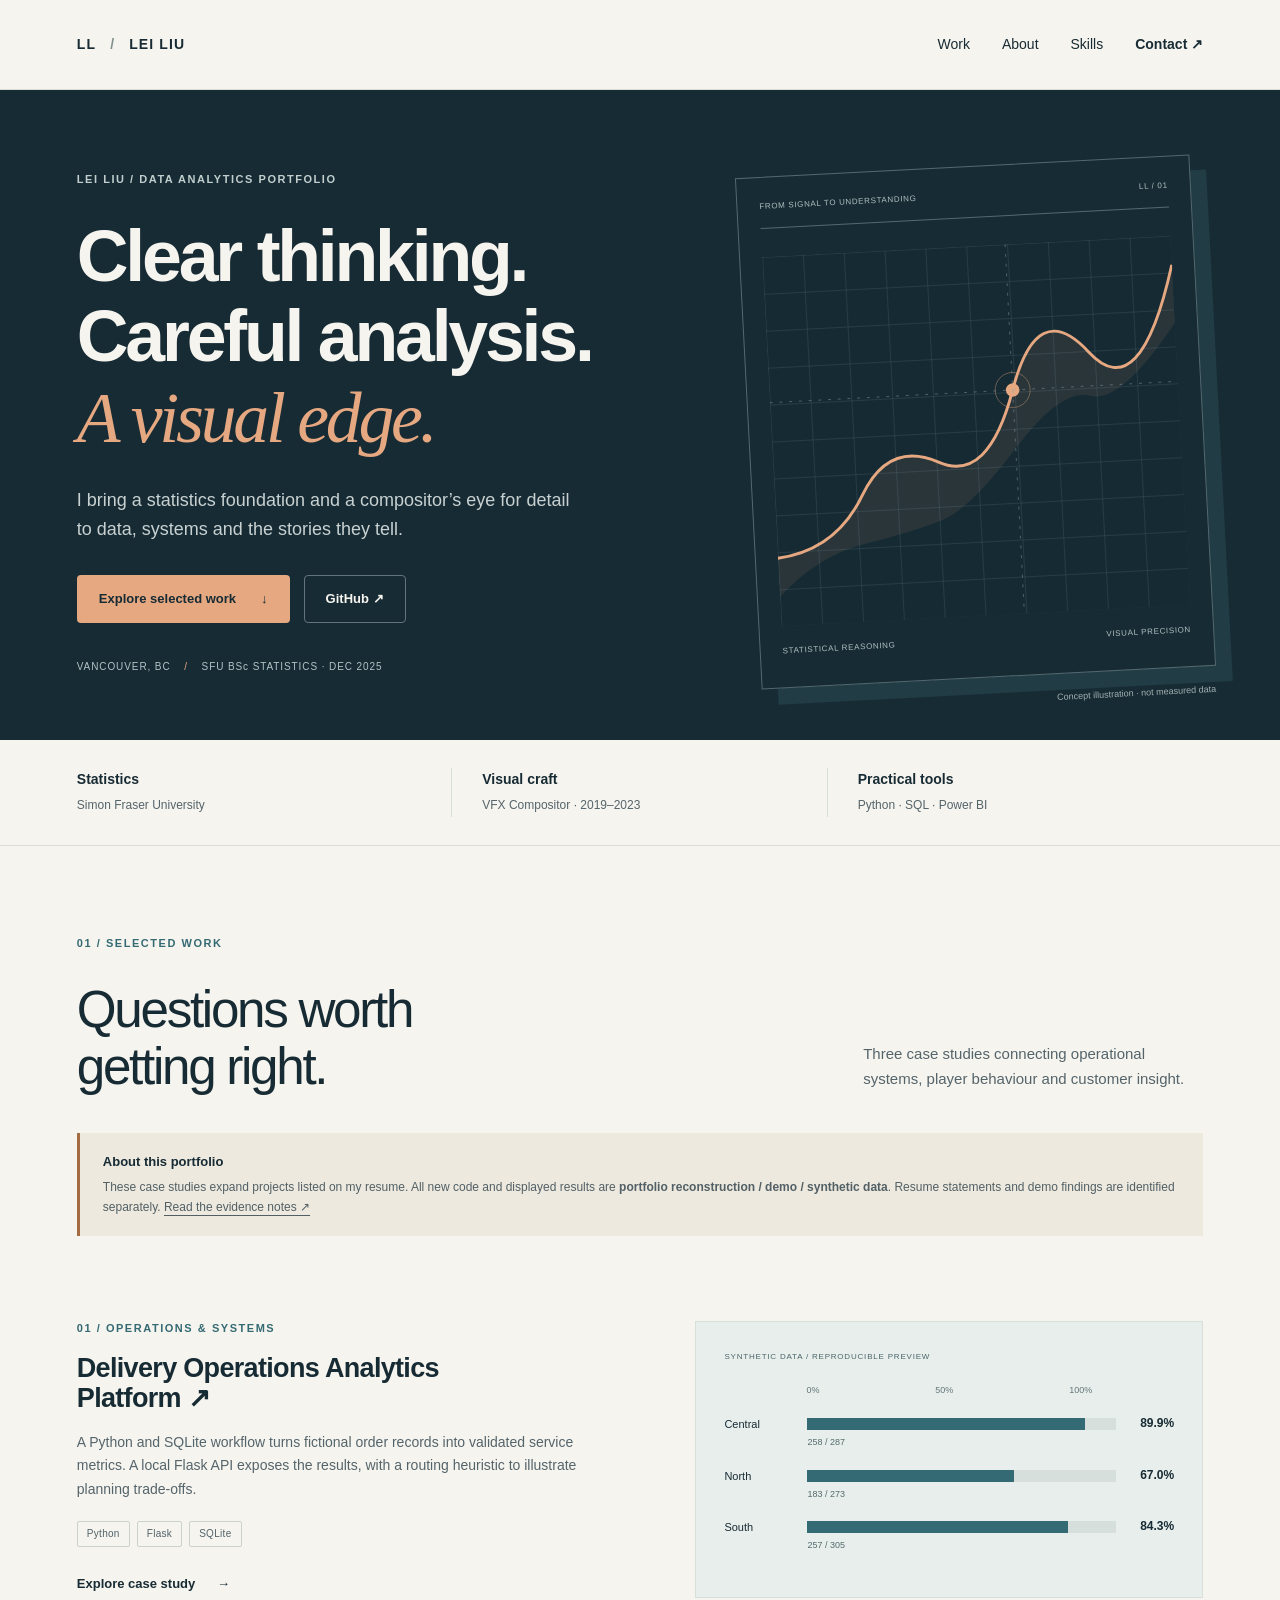
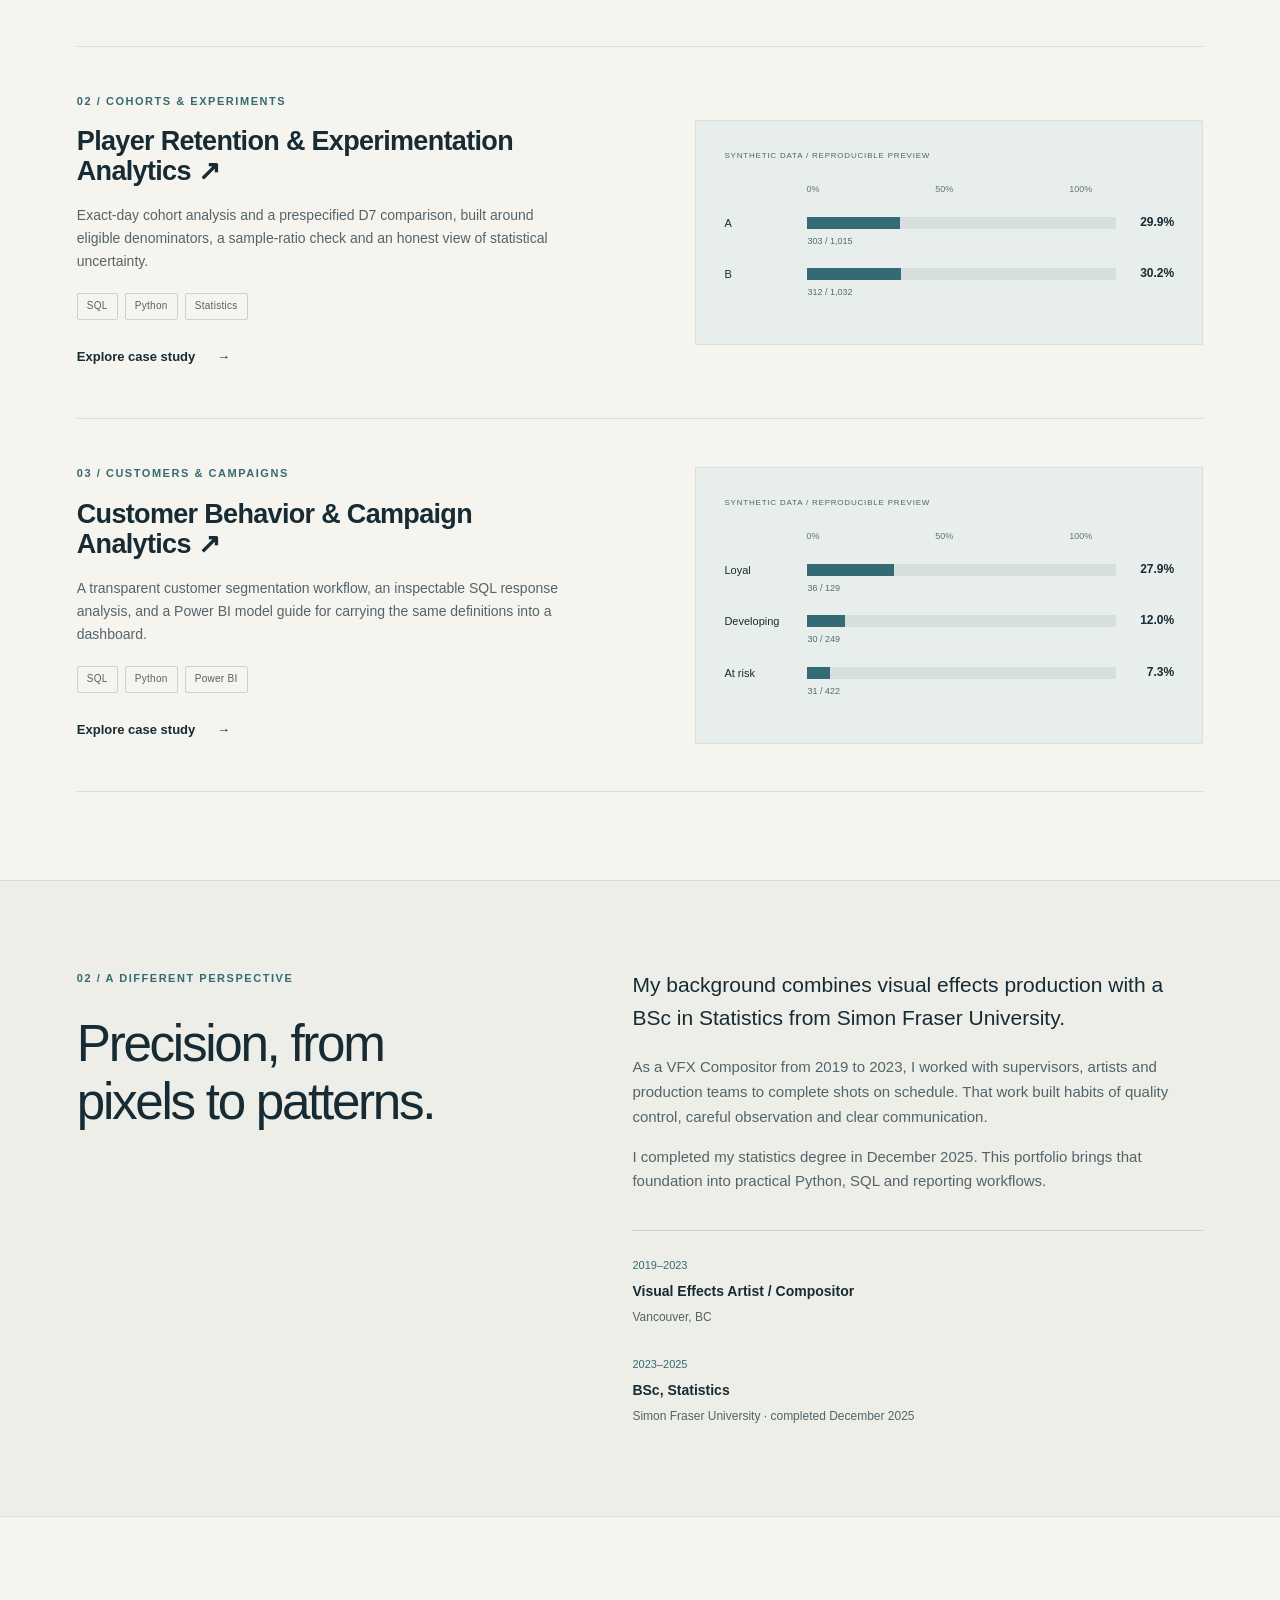
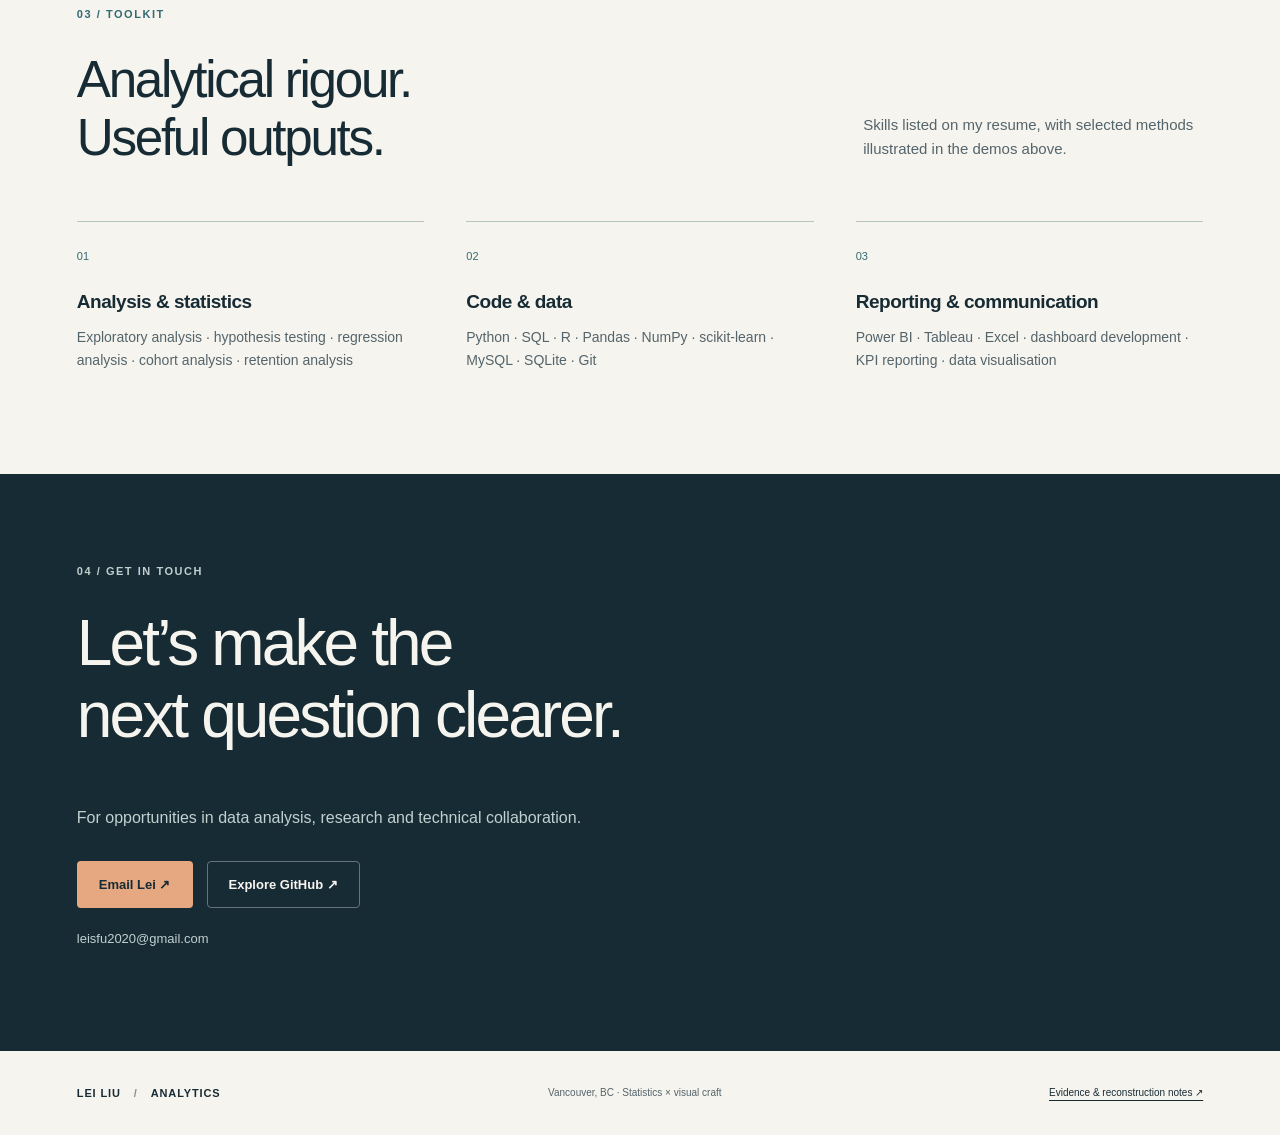
<file: docs/index.html>
<!doctype html>
<html lang="en"><head><meta charset="utf-8"><meta name="viewport" content="width=device-width, initial-scale=1"><meta name="description" content="Data analytics portfolio of Lei Liu, SFU Statistics graduate and former VFX Compositor."><meta name="theme-color" content="#172b34"><meta property="og:title" content="Lei Liu | Data Analytics Portfolio"><meta property="og:description" content="Data analytics portfolio of Lei Liu, SFU Statistics graduate and former VFX Compositor."><title>Lei Liu | Data Analytics Portfolio</title><link rel="icon" type="image/svg+xml" href="assets/favicon.svg"><link rel="stylesheet" href="assets/style.css"><script src="assets/site.js" defer></script></head>
<body><a class="skip" href="#main">Skip to content</a><header class="site-header"><a class="wordmark" href="index.html" aria-label="Lei Liu home">LL<span> / </span>LEI LIU</a><nav aria-label="Main navigation"><a href="index.html#work">Work</a><a href="index.html#about">About</a><a href="index.html#skills">Skills</a><a href="index.html#contact">Contact <span aria-hidden="true">↗</span></a></nav></header>
<main id="main"><section class="hero"><div class="hero-copy"><p class="eyebrow light">LEI LIU / DATA ANALYTICS PORTFOLIO</p><h1>Clear thinking.<br>Careful analysis.<br><em>A visual edge.</em></h1><p class="hero-intro">I bring a statistics foundation and a compositor’s eye for detail to data, systems and the stories they tell.</p><div class="hero-actions"><a class="button primary" href="#work">Explore selected work <span aria-hidden="true">↓</span></a><a class="button outline" href="https://github.com/lla86">GitHub ↗</a></div><p class="hero-meta">VANCOUVER, BC <span> / </span> SFU BSc STATISTICS · DEC 2025</p></div><div class="hero-art" aria-hidden="true"><div class="art-top"><span>FROM SIGNAL TO UNDERSTANDING</span><span>LL / 01</span></div><svg viewBox="0 0 420 380"><defs><pattern id="grid" width="42" height="38" patternUnits="userSpaceOnUse"><path d="M 42 0 L 0 0 0 38" fill="none" stroke="#47606a" stroke-width="0.7"/></pattern></defs><rect width="420" height="380" fill="url(#grid)"/><path d="M0 310 Q60 305 90 250 T170 220 T250 150 T330 115 T420 30" fill="none" stroke="#e6a881" stroke-width="3"/><path d="M0 310 Q60 305 90 250 T170 220 T250 150 T330 115 T420 30 L420 90 Q360 170 330 160 T250 210 T170 280 T90 300 T0 350 Z" fill="#e6a881" opacity=".09"/><circle cx="250" cy="150" r="7" fill="#e6a881"/><circle cx="250" cy="150" r="18" fill="none" stroke="#e6a881" opacity=".4"/><path d="M250 0V380M0 150H420" stroke="#94a7ab" stroke-dasharray="3 7" opacity=".45"/></svg><div class="art-bottom"><span>STATISTICAL REASONING</span><span>VISUAL PRECISION</span></div><div class="art-note">Concept illustration · not measured data</div></div></section>
<section class="intro-strip"><p><strong>Statistics</strong><span>Simon Fraser University</span></p><p><strong>Visual craft</strong><span>VFX Compositor · 2019–2023</span></p><p><strong>Practical tools</strong><span>Python · SQL · Power BI</span></p></section>
<section class="work section" id="work"><div class="section-head"><div><p class="eyebrow">01 / SELECTED WORK</p><h2>Questions worth<br>getting right.</h2></div><p>Three case studies connecting operational systems, player behaviour and customer insight.</p></div><aside class="disclosure"><strong>About this portfolio</strong><p>These case studies expand projects listed on my resume. All new code and displayed results are <b>portfolio reconstruction / demo / synthetic data</b>. Resume statements and demo findings are identified separately. <a href="https://github.com/lla86/lei-analytics-portfolio/blob/main/provenance/README.md">Read the evidence notes ↗</a></p></aside><article class="project-card"><div class="project-card-copy"><p class="eyebrow">01 / OPERATIONS & SYSTEMS</p><h3><a href="projects/delivery.html">Delivery Operations Analytics Platform<span aria-hidden="true"> ↗</span></a></h3><p>A Python and SQLite workflow turns fictional order records into validated service metrics. A local Flask API exposes the results, with a routing heuristic to illustrate planning trade-offs.</p><ul class="tags"><li>Python</li><li>Flask</li><li>SQLite</li></ul><a class="text-link" href="projects/delivery.html">Explore case study <span aria-hidden="true">→</span></a></div><div class="project-preview"><p class="chart-kicker">SYNTHETIC DATA / REPRODUCIBLE PREVIEW</p><div class="bar-chart" role="img" aria-label="Synthetic delivery on-time rate by zone. Exact values and denominators follow."><div class="chart-scale"><span>0%</span><span>50%</span><span>100%</span></div><div class="bar-row"><span>Central</span><div class="bar-track"><div class="bar-fill" style="width:89.8955%"></div></div><strong>89.9%</strong><small>258 / 287</small></div><div class="bar-row"><span>North</span><div class="bar-track"><div class="bar-fill" style="width:67.0330%"></div></div><strong>67.0%</strong><small>183 / 273</small></div><div class="bar-row"><span>South</span><div class="bar-track"><div class="bar-fill" style="width:84.2623%"></div></div><strong>84.3%</strong><small>257 / 305</small></div></div></div></article><article class="project-card"><div class="project-card-copy"><p class="eyebrow">02 / COHORTS & EXPERIMENTS</p><h3><a href="projects/retention.html">Player Retention &amp; Experimentation Analytics<span aria-hidden="true"> ↗</span></a></h3><p>Exact-day cohort analysis and a prespecified D7 comparison, built around eligible denominators, a sample-ratio check and an honest view of statistical uncertainty.</p><ul class="tags"><li>SQL</li><li>Python</li><li>Statistics</li></ul><a class="text-link" href="projects/retention.html">Explore case study <span aria-hidden="true">→</span></a></div><div class="project-preview"><p class="chart-kicker">SYNTHETIC DATA / REPRODUCIBLE PREVIEW</p><div class="bar-chart" role="img" aria-label="Synthetic exact-day D7 retention by variant. Exact values and denominators follow."><div class="chart-scale"><span>0%</span><span>50%</span><span>100%</span></div><div class="bar-row"><span>A</span><div class="bar-track"><div class="bar-fill" style="width:29.8522%"></div></div><strong>29.9%</strong><small>303 / 1,015</small></div><div class="bar-row"><span>B</span><div class="bar-track"><div class="bar-fill" style="width:30.2326%"></div></div><strong>30.2%</strong><small>312 / 1,032</small></div></div></div></article><article class="project-card"><div class="project-card-copy"><p class="eyebrow">03 / CUSTOMERS & CAMPAIGNS</p><h3><a href="projects/campaign.html">Customer Behavior &amp; Campaign Analytics<span aria-hidden="true"> ↗</span></a></h3><p>A transparent customer segmentation workflow, an inspectable SQL response analysis, and a Power BI model guide for carrying the same definitions into a dashboard.</p><ul class="tags"><li>SQL</li><li>Python</li><li>Power BI</li></ul><a class="text-link" href="projects/campaign.html">Explore case study <span aria-hidden="true">→</span></a></div><div class="project-preview"><p class="chart-kicker">SYNTHETIC DATA / REPRODUCIBLE PREVIEW</p><div class="bar-chart" role="img" aria-label="Synthetic response rate by segment. Exact values and denominators follow."><div class="chart-scale"><span>0%</span><span>50%</span><span>100%</span></div><div class="bar-row"><span>Loyal</span><div class="bar-track"><div class="bar-fill" style="width:27.9070%"></div></div><strong>27.9%</strong><small>36 / 129</small></div><div class="bar-row"><span>Developing</span><div class="bar-track"><div class="bar-fill" style="width:12.0482%"></div></div><strong>12.0%</strong><small>30 / 249</small></div><div class="bar-row"><span>At risk</span><div class="bar-track"><div class="bar-fill" style="width:7.3460%"></div></div><strong>7.3%</strong><small>31 / 422</small></div></div></div></article></section>
<section class="about section" id="about"><div><p class="eyebrow">02 / A DIFFERENT PERSPECTIVE</p><h2>Precision, from<br>pixels to patterns.</h2></div><div class="about-copy"><p class="large-copy">My background combines visual effects production with a BSc in Statistics from Simon Fraser University.</p><p>As a VFX Compositor from 2019 to 2023, I worked with supervisors, artists and production teams to complete shots on schedule. That work built habits of quality control, careful observation and clear communication.</p><p>I completed my statistics degree in December 2025. This portfolio brings that foundation into practical Python, SQL and reporting workflows.</p><div class="timeline"><div><span>2019–2023</span><strong>Visual Effects Artist / Compositor</strong><small>Vancouver, BC</small></div><div><span>2023–2025</span><strong>BSc, Statistics</strong><small>Simon Fraser University · completed December 2025</small></div></div></div></section>
<section class="skills section" id="skills"><div class="section-head"><div><p class="eyebrow">03 / TOOLKIT</p><h2>Analytical rigour.<br>Useful outputs.</h2></div><p>Skills listed on my resume, with selected methods illustrated in the demos above.</p></div><div class="skill-grid"><div><span>01</span><h3>Analysis & statistics</h3><p>Exploratory analysis · hypothesis testing · regression analysis · cohort analysis · retention analysis</p></div><div><span>02</span><h3>Code & data</h3><p>Python · SQL · R · Pandas · NumPy · scikit-learn · MySQL · SQLite · Git</p></div><div><span>03</span><h3>Reporting & communication</h3><p>Power BI · Tableau · Excel · dashboard development · KPI reporting · data visualisation</p></div></div></section>
<section class="contact section" id="contact"><p class="eyebrow light">04 / GET IN TOUCH</p><h2>Let’s make the<br>next question clearer.</h2><p>For opportunities in data analysis, research and technical collaboration.</p><div class="hero-actions"><a class="button primary" href="mailto:leisfu2020@gmail.com">Email Lei ↗</a><a class="button outline" href="https://github.com/lla86">Explore GitHub ↗</a></div><p class="contact-address">leisfu2020@gmail.com</p></section></main><footer><a class="wordmark" href="index.html">LEI LIU<span> / </span>ANALYTICS</a><p>Vancouver, BC · Statistics × visual craft</p><a href="https://github.com/lla86/lei-analytics-portfolio/blob/main/provenance/README.md">Evidence & reconstruction notes ↗</a></footer></body></html>
</file>
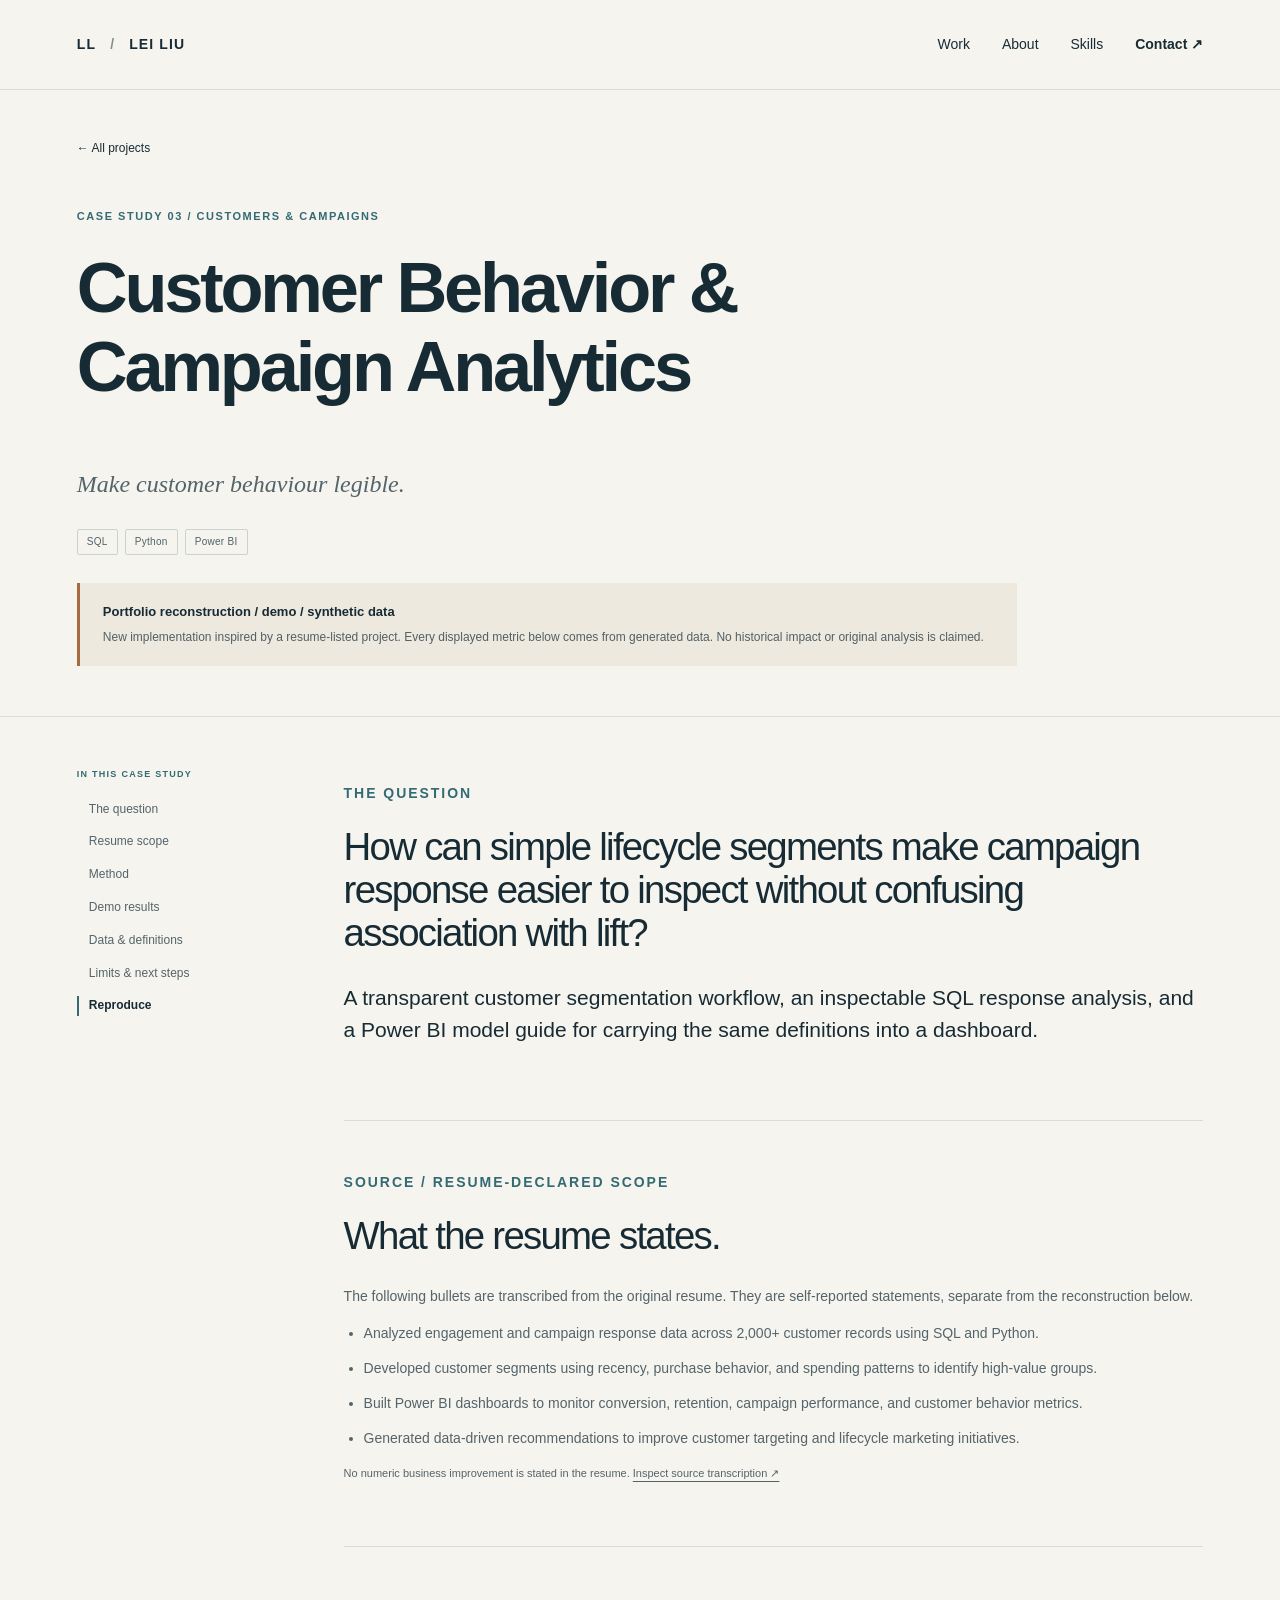
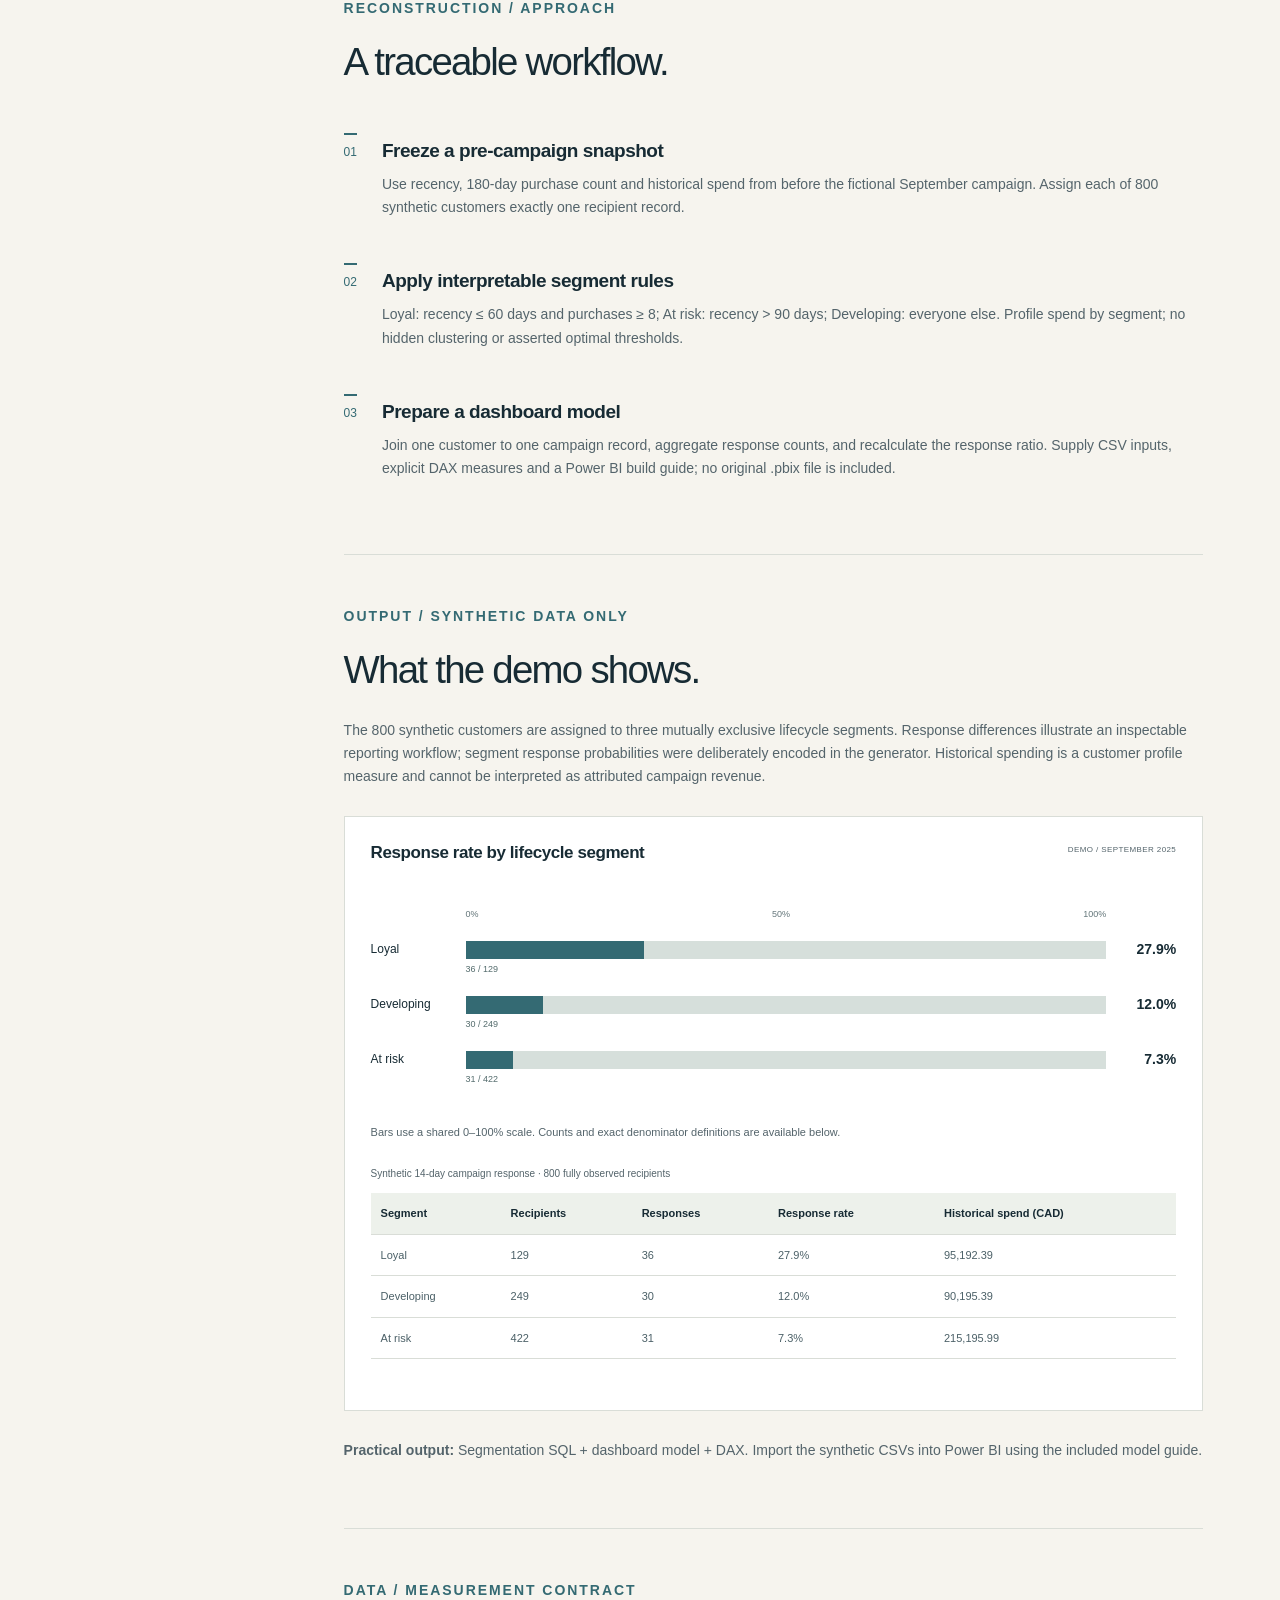
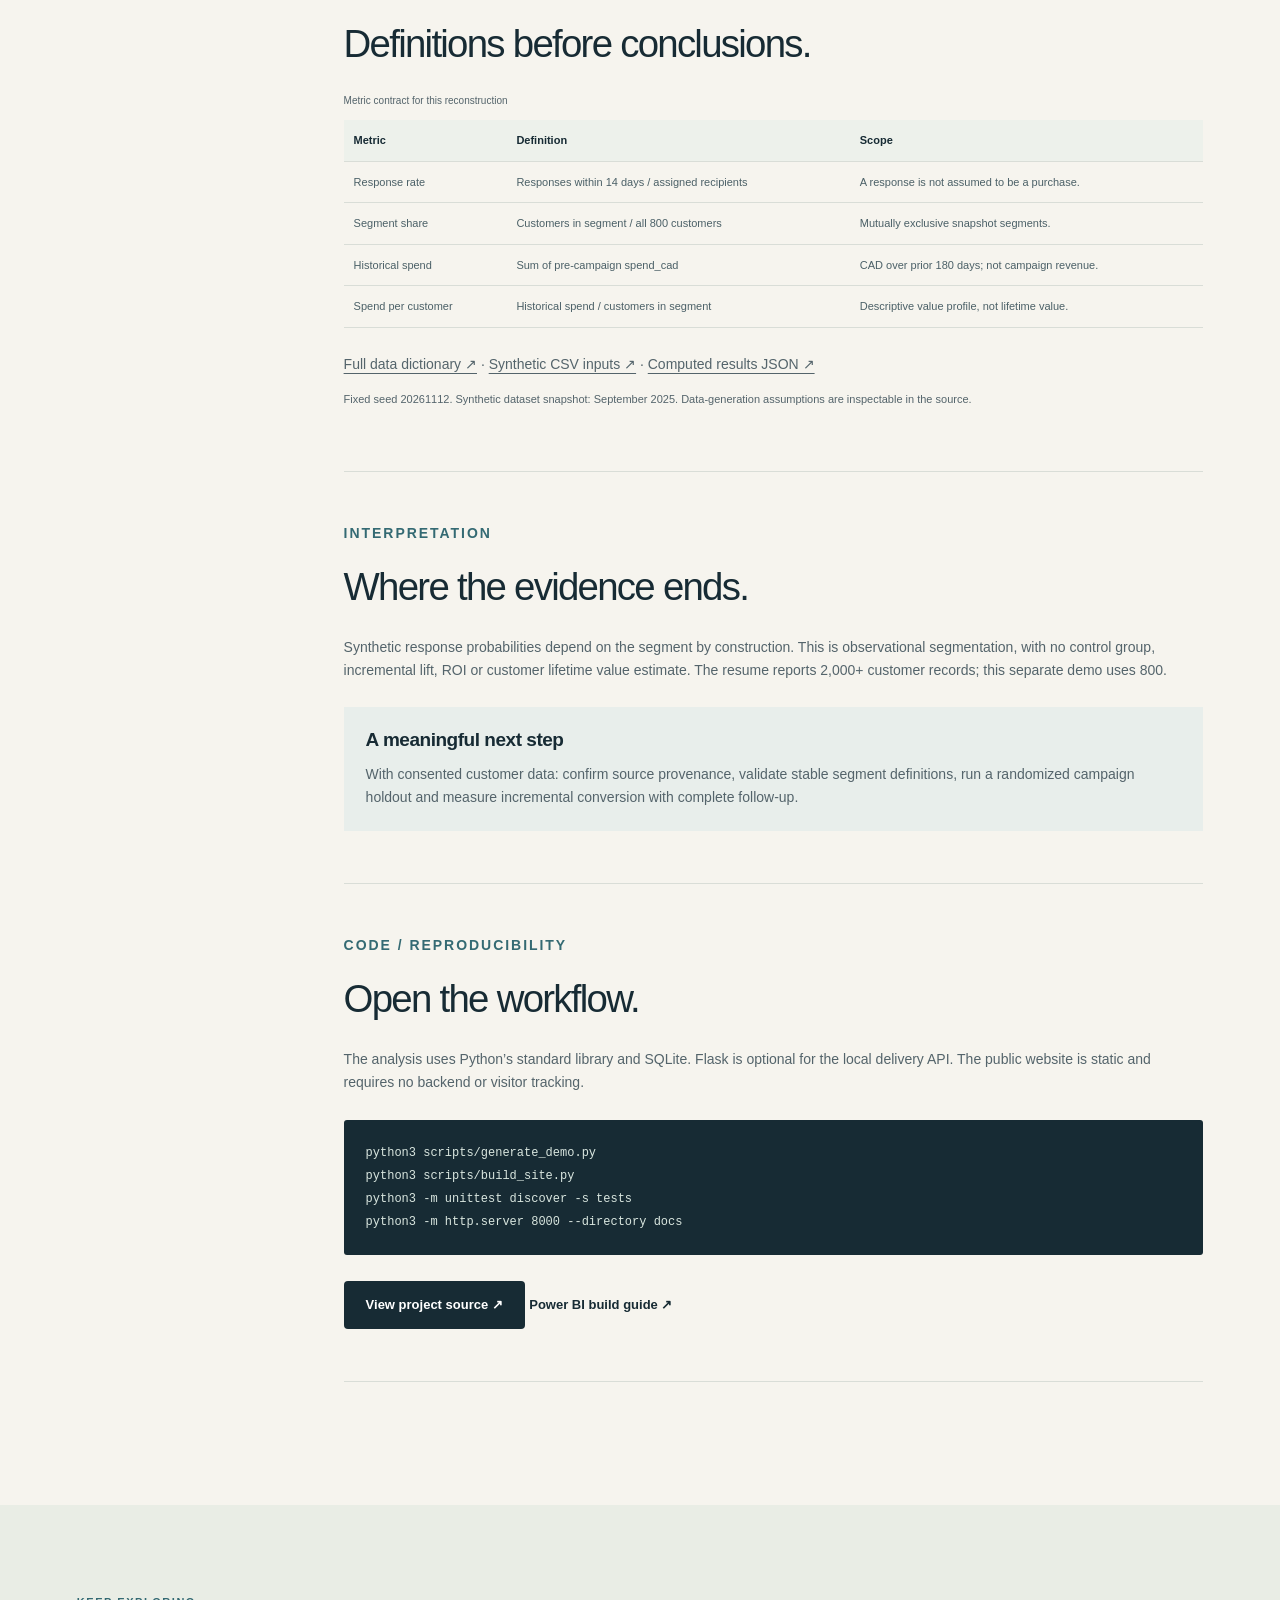
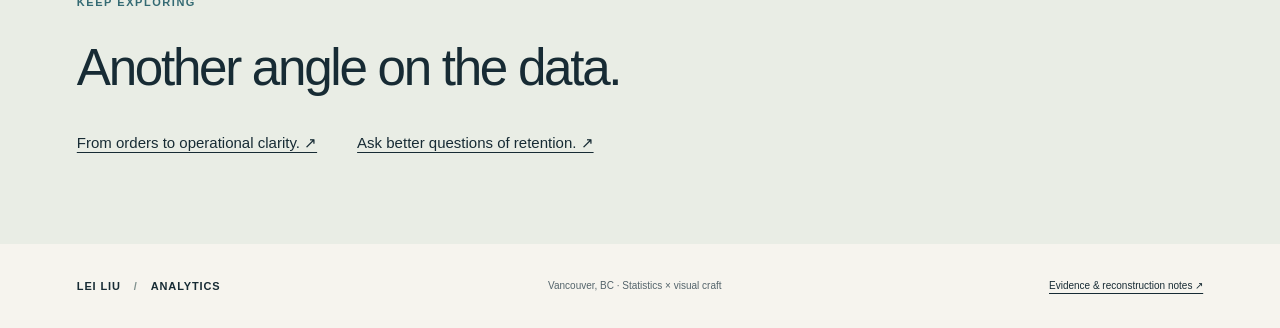
<file: docs/projects/campaign.html>
<!doctype html>
<html lang="en"><head><meta charset="utf-8"><meta name="viewport" content="width=device-width, initial-scale=1"><meta name="description" content="A transparent customer segmentation workflow, an inspectable SQL response analysis, and a Power BI model guide for carrying the same definitions into a dashboard."><meta name="theme-color" content="#172b34"><meta property="og:title" content="Customer Behavior &amp; Campaign Analytics | Lei Liu"><meta property="og:description" content="A transparent customer segmentation workflow, an inspectable SQL response analysis, and a Power BI model guide for carrying the same definitions into a dashboard."><title>Customer Behavior &amp; Campaign Analytics | Lei Liu</title><link rel="icon" type="image/svg+xml" href="../assets/favicon.svg"><link rel="stylesheet" href="../assets/style.css"><script src="../assets/site.js" defer></script></head>
<body><a class="skip" href="#main">Skip to content</a><header class="site-header"><a class="wordmark" href="../index.html" aria-label="Lei Liu home">LL<span> / </span>LEI LIU</a><nav aria-label="Main navigation"><a href="../index.html#work">Work</a><a href="../index.html#about">About</a><a href="../index.html#skills">Skills</a><a href="../index.html#contact">Contact <span aria-hidden="true">↗</span></a></nav></header>
<main id="main"><section class="case-hero section"><a class="back-link" href="../index.html#work">← All projects</a><p class="eyebrow">CASE STUDY 03 / CUSTOMERS & CAMPAIGNS</p><h1>Customer Behavior &amp; Campaign Analytics</h1><p class="case-tagline">Make customer behaviour legible.</p><ul class="tags"><li>SQL</li><li>Python</li><li>Power BI</li></ul><aside class="disclosure"><strong>Portfolio reconstruction / demo / synthetic data</strong><p>New implementation inspired by a resume-listed project. Every displayed metric below comes from generated data. No historical impact or original analysis is claimed.</p></aside></section>
<div class="case-layout section"><aside class="case-nav"><p class="eyebrow">IN THIS CASE STUDY</p><a href="#question">The question</a><a href="#scope">Resume scope</a><a href="#method">Method</a><a href="#results">Demo results</a><a href="#metrics">Data & definitions</a><a href="#limits">Limits & next steps</a><a href="#reproduce">Reproduce</a></aside><div class="case-content">
<section id="question"><p class="eyebrow">THE QUESTION</p><h2>How can simple lifecycle segments make campaign response easier to inspect without confusing association with lift?</h2><p class="large-copy">A transparent customer segmentation workflow, an inspectable SQL response analysis, and a Power BI model guide for carrying the same definitions into a dashboard.</p></section>
<section id="scope"><p class="eyebrow">SOURCE / RESUME-DECLARED SCOPE</p><h2>What the resume states.</h2><p>The following bullets are transcribed from the original resume. They are self-reported statements, separate from the reconstruction below.</p><ul class="resume-claims"><li>Analyzed engagement and campaign response data across 2,000+ customer records using SQL and Python.</li><li>Developed customer segments using recency, purchase behavior, and spending patterns to identify high-value groups.</li><li>Built Power BI dashboards to monitor conversion, retention, campaign performance, and customer behavior metrics.</li><li>Generated data-driven recommendations to improve customer targeting and lifecycle marketing initiatives.</li></ul><p class="small-copy">No numeric business improvement is stated in the resume. <a href="https://github.com/lla86/lei-analytics-portfolio/blob/main/provenance/resume_claims.json">Inspect source transcription ↗</a></p></section>
<section id="method"><p class="eyebrow">RECONSTRUCTION / APPROACH</p><h2>A traceable workflow.</h2><div class="method-steps"><article><span class="step-number">01</span><div><h3>Freeze a pre-campaign snapshot</h3><p>Use recency, 180-day purchase count and historical spend from before the fictional September campaign. Assign each of 800 synthetic customers exactly one recipient record.</p></div></article><article><span class="step-number">02</span><div><h3>Apply interpretable segment rules</h3><p>Loyal: recency ≤ 60 days and purchases ≥ 8; At risk: recency &gt; 90 days; Developing: everyone else. Profile spend by segment; no hidden clustering or asserted optimal thresholds.</p></div></article><article><span class="step-number">03</span><div><h3>Prepare a dashboard model</h3><p>Join one customer to one campaign record, aggregate response counts, and recalculate the response ratio. Supply CSV inputs, explicit DAX measures and a Power BI build guide; no original .pbix file is included.</p></div></article></div></section>
<section id="results"><p class="eyebrow">OUTPUT / SYNTHETIC DATA ONLY</p><h2>What the demo shows.</h2><p>The 800 synthetic customers are assigned to three mutually exclusive lifecycle segments. Response differences illustrate an inspectable reporting workflow; segment response probabilities were deliberately encoded in the generator. Historical spending is a customer profile measure and cannot be interpreted as attributed campaign revenue.</p><div class="evidence-panel"><div class="evidence-heading"><h3>Response rate by lifecycle segment</h3><span>DEMO / SEPTEMBER 2025</span></div><div class="bar-chart" role="img" aria-label="Synthetic response rate by pre-campaign segment. Exact values and denominators follow."><div class="chart-scale"><span>0%</span><span>50%</span><span>100%</span></div><div class="bar-row"><span>Loyal</span><div class="bar-track"><div class="bar-fill" style="width:27.9070%"></div></div><strong>27.9%</strong><small>36 / 129</small></div><div class="bar-row"><span>Developing</span><div class="bar-track"><div class="bar-fill" style="width:12.0482%"></div></div><strong>12.0%</strong><small>30 / 249</small></div><div class="bar-row"><span>At risk</span><div class="bar-track"><div class="bar-fill" style="width:7.3460%"></div></div><strong>7.3%</strong><small>31 / 422</small></div></div><p class="small-copy">Bars use a shared 0–100% scale. Counts and exact denominator definitions are available below.</p><div class="table-wrap"><table><caption>Synthetic 14-day campaign response · 800 fully observed recipients</caption><thead><tr><th scope="col">Segment</th><th scope="col">Recipients</th><th scope="col">Responses</th><th scope="col">Response rate</th><th scope="col">Historical spend (CAD)</th></tr></thead><tbody><tr><td>Loyal</td><td>129</td><td>36</td><td>27.9%</td><td>95,192.39</td></tr><tr><td>Developing</td><td>249</td><td>30</td><td>12.0%</td><td>90,195.39</td></tr><tr><td>At risk</td><td>422</td><td>31</td><td>7.3%</td><td>215,195.99</td></tr></tbody></table></div></div><p><strong>Practical output:</strong> Segmentation SQL + dashboard model + DAX. Import the synthetic CSVs into Power BI using the included model guide.</p></section>
<section id="metrics"><p class="eyebrow">DATA / MEASUREMENT CONTRACT</p><h2>Definitions before conclusions.</h2><div class="table-wrap"><table><caption>Metric contract for this reconstruction</caption><thead><tr><th scope="col">Metric</th><th scope="col">Definition</th><th scope="col">Scope</th></tr></thead><tbody><tr><td>Response rate</td><td>Responses within 14 days / assigned recipients</td><td>A response is not assumed to be a purchase.</td></tr><tr><td>Segment share</td><td>Customers in segment / all 800 customers</td><td>Mutually exclusive snapshot segments.</td></tr><tr><td>Historical spend</td><td>Sum of pre-campaign spend_cad</td><td>CAD over prior 180 days; not campaign revenue.</td></tr><tr><td>Spend per customer</td><td>Historical spend / customers in segment</td><td>Descriptive value profile, not lifetime value.</td></tr></tbody></table></div><p><a href="https://github.com/lla86/lei-analytics-portfolio/blob/main/data/README.md">Full data dictionary ↗</a> · <a href="https://github.com/lla86/lei-analytics-portfolio/tree/main/data/synthetic">Synthetic CSV inputs ↗</a> · <a href="../assets/results.json">Computed results JSON ↗</a></p><p class="small-copy">Fixed seed 20261112. Synthetic dataset snapshot: September 2025. Data-generation assumptions are inspectable in the source.</p></section>
<section id="limits"><p class="eyebrow">INTERPRETATION</p><h2>Where the evidence ends.</h2><p>Synthetic response probabilities depend on the segment by construction. This is observational segmentation, with no control group, incremental lift, ROI or customer lifetime value estimate. The resume reports 2,000+ customer records; this separate demo uses 800.</p><div class="next-step"><h3>A meaningful next step</h3><p>With consented customer data: confirm source provenance, validate stable segment definitions, run a randomized campaign holdout and measure incremental conversion with complete follow-up.</p></div></section>
<section id="reproduce"><p class="eyebrow">CODE / REPRODUCIBILITY</p><h2>Open the workflow.</h2><p>The analysis uses Python’s standard library and SQLite. Flask is optional for the local delivery API. The public website is static and requires no backend or visitor tracking.</p><pre><code>python3 scripts/generate_demo.py
python3 scripts/build_site.py
python3 -m unittest discover -s tests
python3 -m http.server 8000 --directory docs</code></pre><a class="button dark-button" href="https://github.com/lla86/lei-analytics-portfolio/tree/main/projects/campaign">View project source ↗</a> <a class="text-link" href="https://github.com/lla86/lei-analytics-portfolio/blob/main/projects/campaign/POWER_BI.md">Power BI build guide ↗</a></section>
</div></div><section class="case-end section"><p class="eyebrow">KEEP EXPLORING</p><h2>Another angle on the data.</h2><div class="next-projects"><a href="delivery.html">From orders to operational clarity. ↗</a><a href="retention.html">Ask better questions of retention. ↗</a></div></section></main><footer><a class="wordmark" href="../index.html">LEI LIU<span> / </span>ANALYTICS</a><p>Vancouver, BC · Statistics × visual craft</p><a href="https://github.com/lla86/lei-analytics-portfolio/blob/main/provenance/README.md">Evidence & reconstruction notes ↗</a></footer></body></html>
</file>
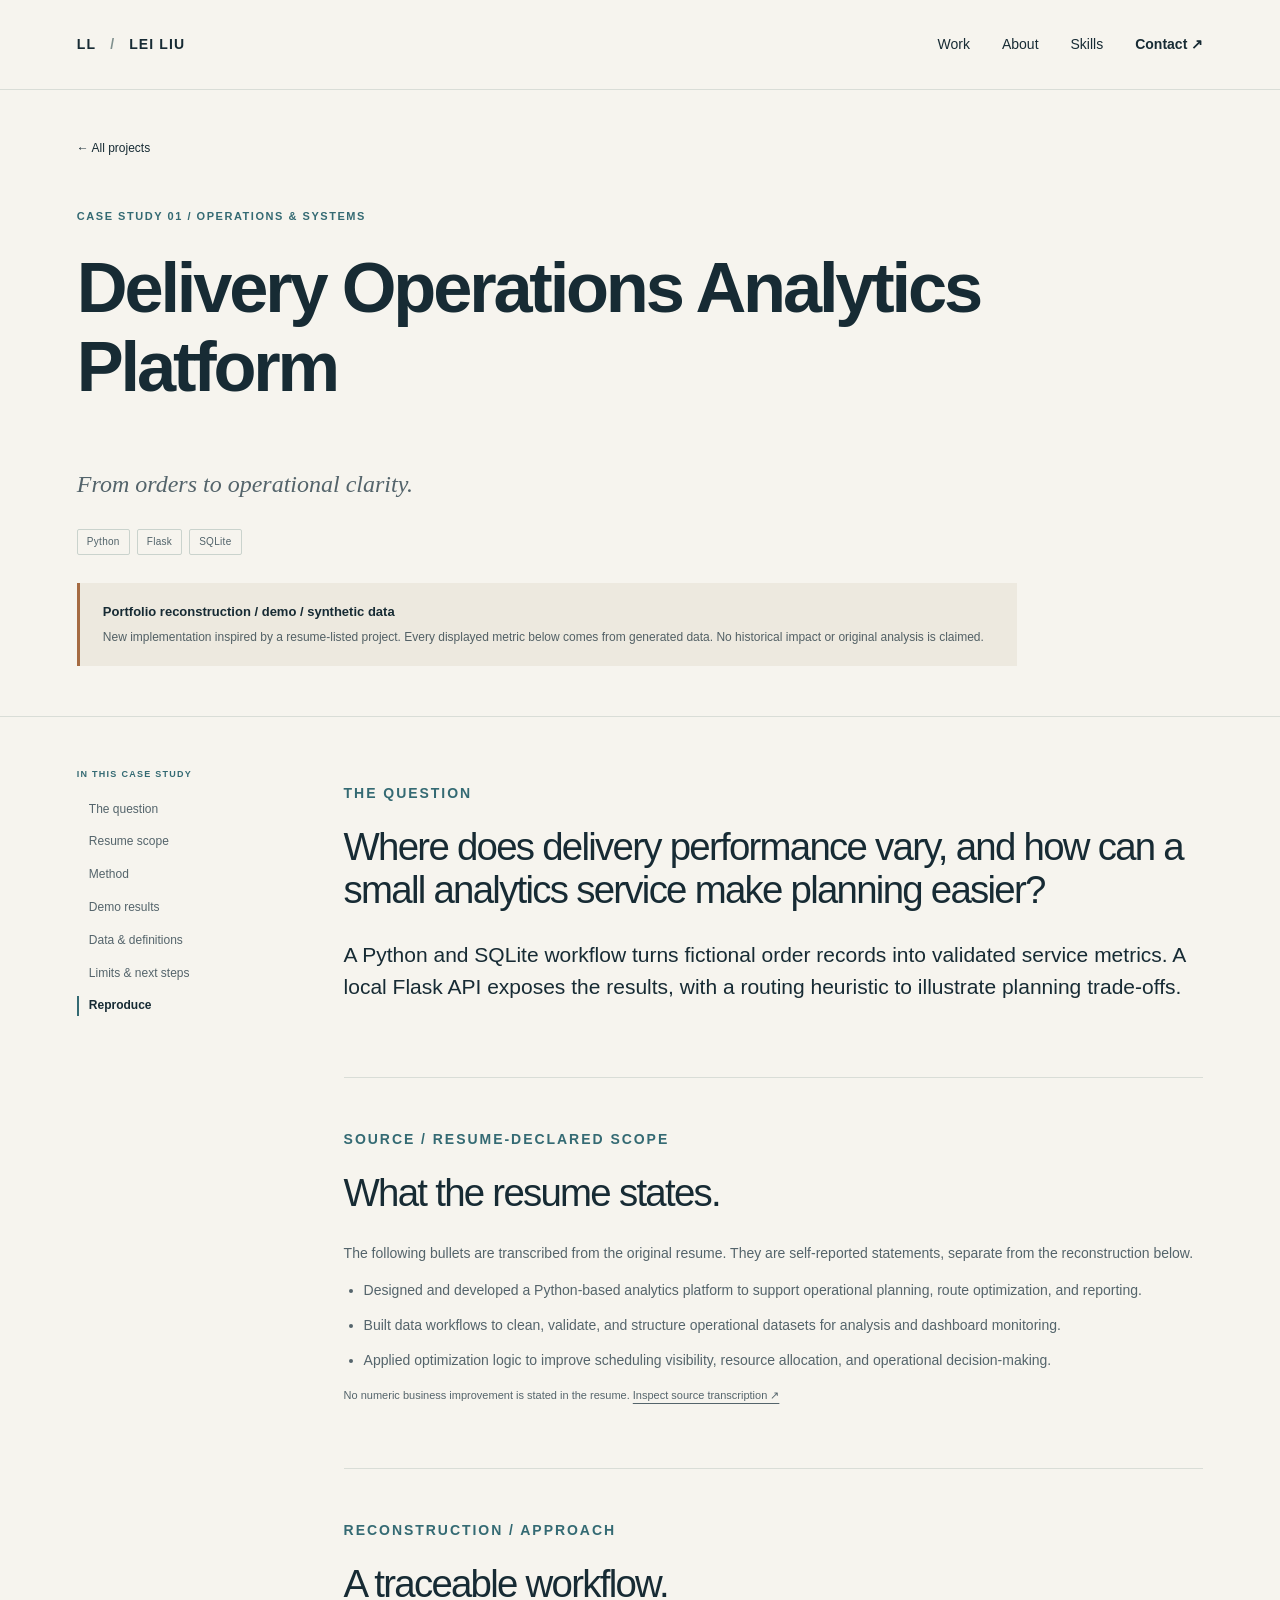
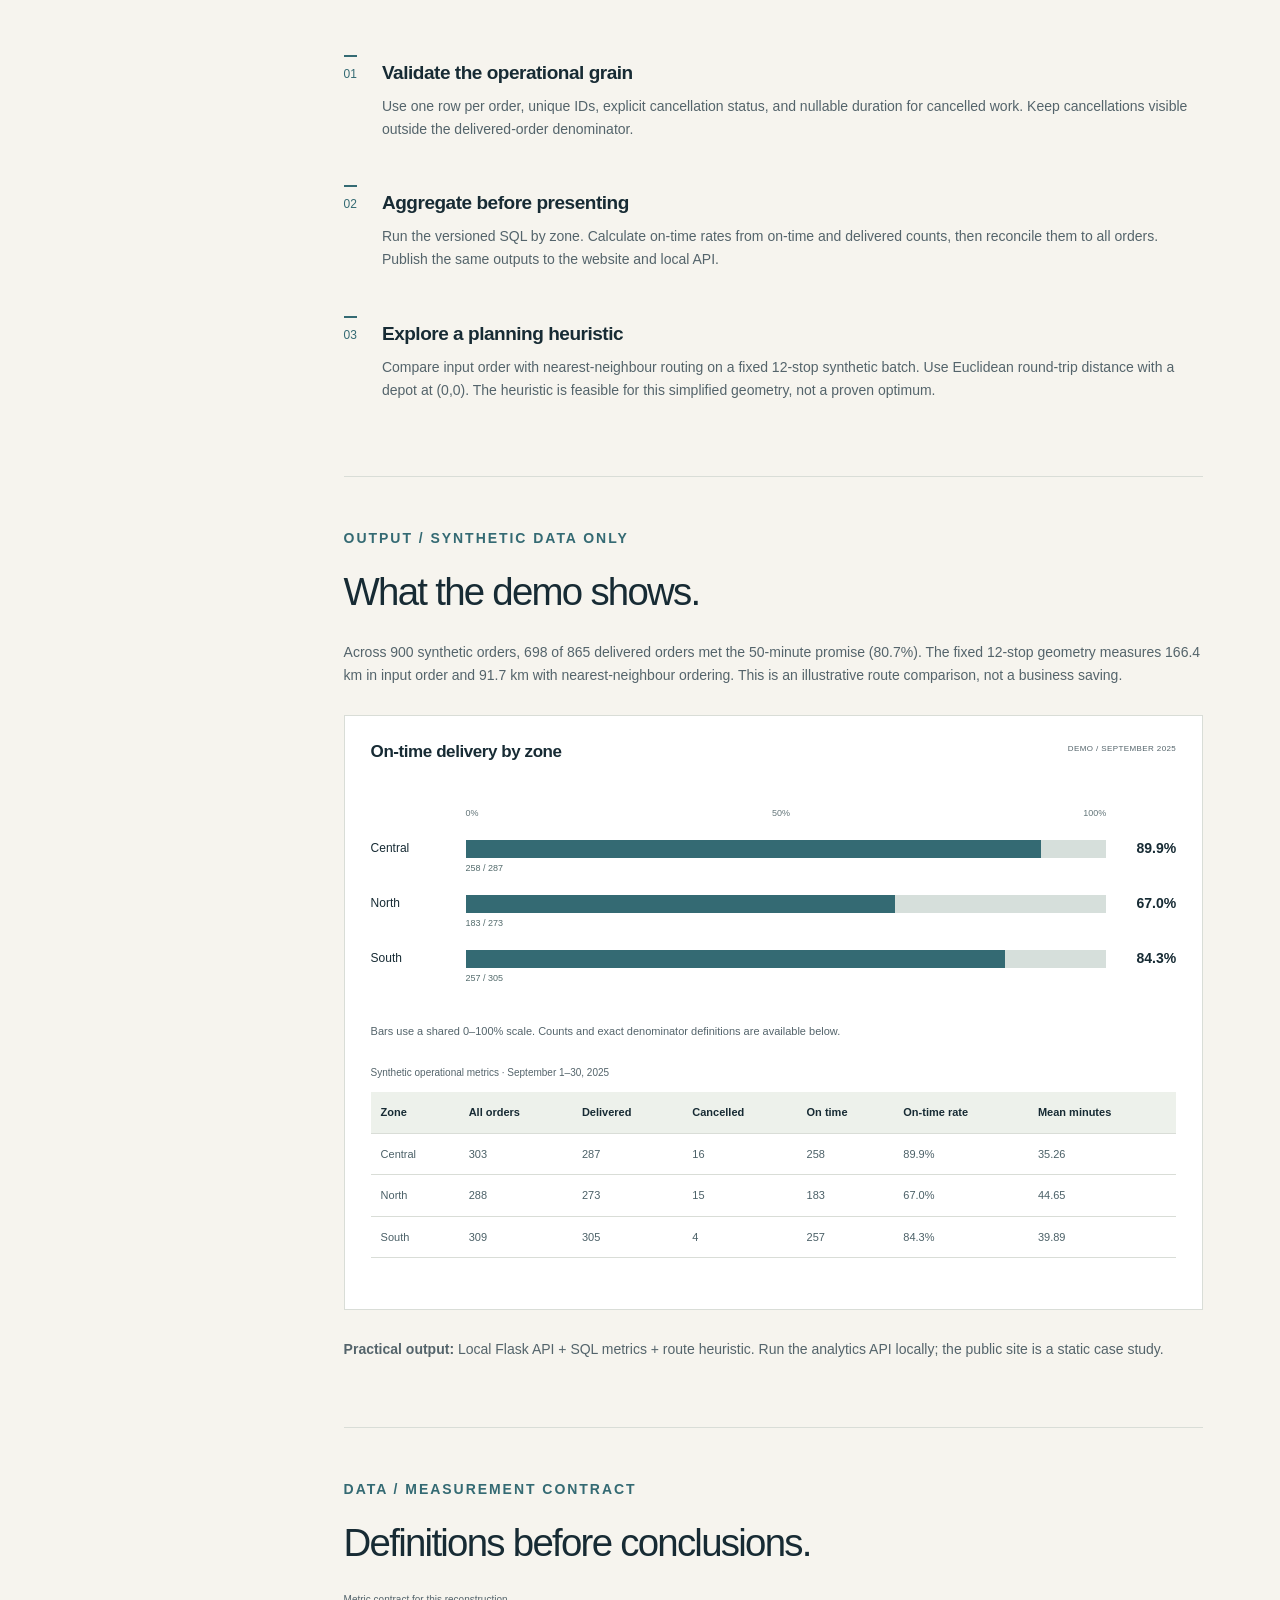
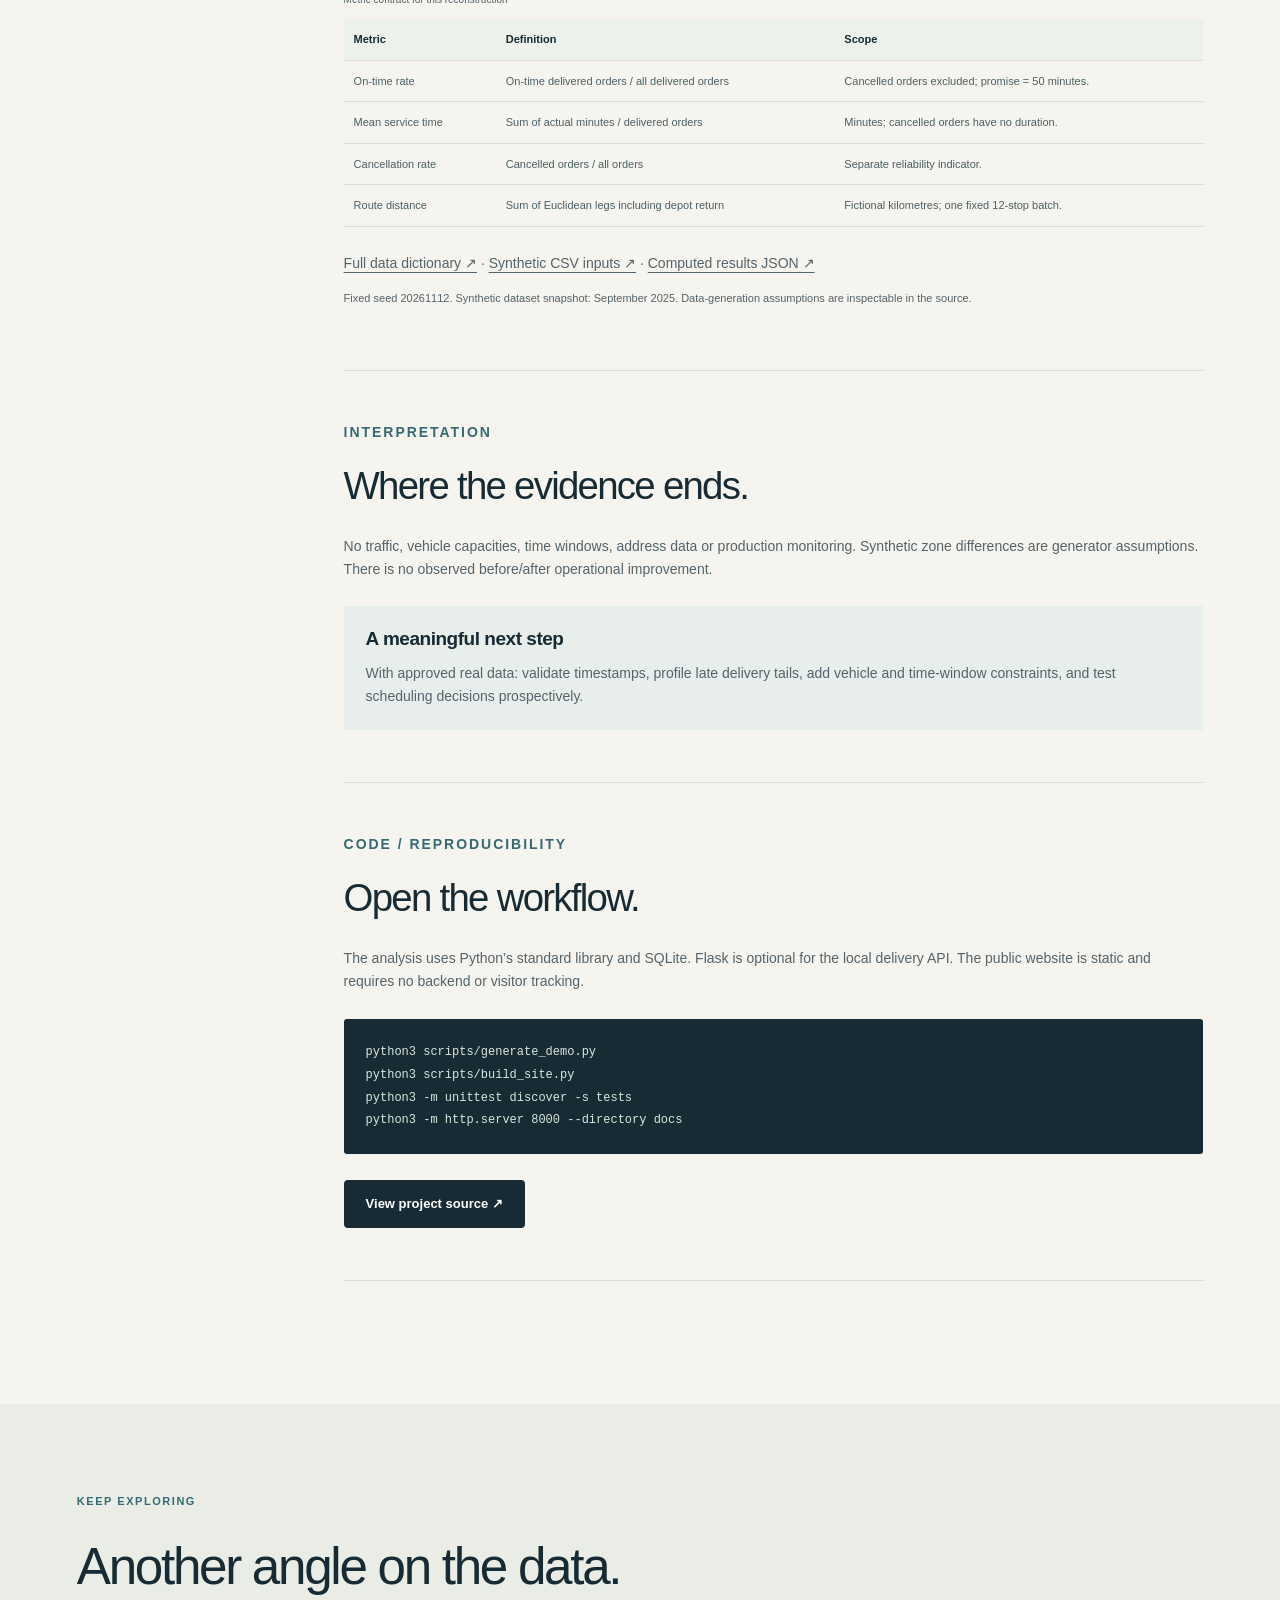
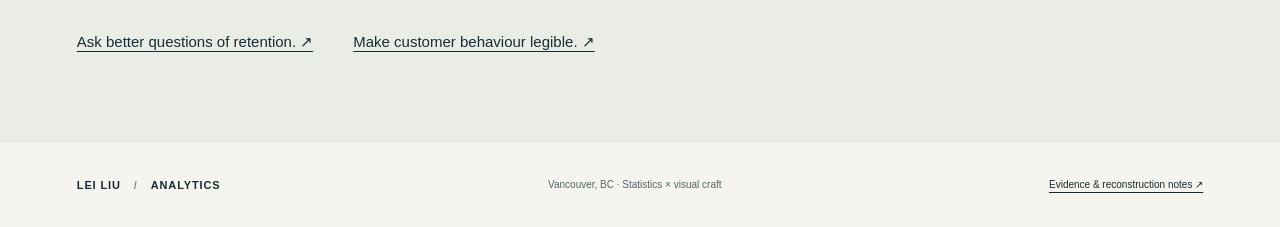
<file: docs/projects/delivery.html>
<!doctype html>
<html lang="en"><head><meta charset="utf-8"><meta name="viewport" content="width=device-width, initial-scale=1"><meta name="description" content="A Python and SQLite workflow turns fictional order records into validated service metrics. A local Flask API exposes the results, with a routing heuristic to illustrate planning trade-offs."><meta name="theme-color" content="#172b34"><meta property="og:title" content="Delivery Operations Analytics Platform | Lei Liu"><meta property="og:description" content="A Python and SQLite workflow turns fictional order records into validated service metrics. A local Flask API exposes the results, with a routing heuristic to illustrate planning trade-offs."><title>Delivery Operations Analytics Platform | Lei Liu</title><link rel="icon" type="image/svg+xml" href="../assets/favicon.svg"><link rel="stylesheet" href="../assets/style.css"><script src="../assets/site.js" defer></script></head>
<body><a class="skip" href="#main">Skip to content</a><header class="site-header"><a class="wordmark" href="../index.html" aria-label="Lei Liu home">LL<span> / </span>LEI LIU</a><nav aria-label="Main navigation"><a href="../index.html#work">Work</a><a href="../index.html#about">About</a><a href="../index.html#skills">Skills</a><a href="../index.html#contact">Contact <span aria-hidden="true">↗</span></a></nav></header>
<main id="main"><section class="case-hero section"><a class="back-link" href="../index.html#work">← All projects</a><p class="eyebrow">CASE STUDY 01 / OPERATIONS & SYSTEMS</p><h1>Delivery Operations Analytics Platform</h1><p class="case-tagline">From orders to operational clarity.</p><ul class="tags"><li>Python</li><li>Flask</li><li>SQLite</li></ul><aside class="disclosure"><strong>Portfolio reconstruction / demo / synthetic data</strong><p>New implementation inspired by a resume-listed project. Every displayed metric below comes from generated data. No historical impact or original analysis is claimed.</p></aside></section>
<div class="case-layout section"><aside class="case-nav"><p class="eyebrow">IN THIS CASE STUDY</p><a href="#question">The question</a><a href="#scope">Resume scope</a><a href="#method">Method</a><a href="#results">Demo results</a><a href="#metrics">Data & definitions</a><a href="#limits">Limits & next steps</a><a href="#reproduce">Reproduce</a></aside><div class="case-content">
<section id="question"><p class="eyebrow">THE QUESTION</p><h2>Where does delivery performance vary, and how can a small analytics service make planning easier?</h2><p class="large-copy">A Python and SQLite workflow turns fictional order records into validated service metrics. A local Flask API exposes the results, with a routing heuristic to illustrate planning trade-offs.</p></section>
<section id="scope"><p class="eyebrow">SOURCE / RESUME-DECLARED SCOPE</p><h2>What the resume states.</h2><p>The following bullets are transcribed from the original resume. They are self-reported statements, separate from the reconstruction below.</p><ul class="resume-claims"><li>Designed and developed a Python-based analytics platform to support operational planning, route optimization, and reporting.</li><li>Built data workflows to clean, validate, and structure operational datasets for analysis and dashboard monitoring.</li><li>Applied optimization logic to improve scheduling visibility, resource allocation, and operational decision-making.</li></ul><p class="small-copy">No numeric business improvement is stated in the resume. <a href="https://github.com/lla86/lei-analytics-portfolio/blob/main/provenance/resume_claims.json">Inspect source transcription ↗</a></p></section>
<section id="method"><p class="eyebrow">RECONSTRUCTION / APPROACH</p><h2>A traceable workflow.</h2><div class="method-steps"><article><span class="step-number">01</span><div><h3>Validate the operational grain</h3><p>Use one row per order, unique IDs, explicit cancellation status, and nullable duration for cancelled work. Keep cancellations visible outside the delivered-order denominator.</p></div></article><article><span class="step-number">02</span><div><h3>Aggregate before presenting</h3><p>Run the versioned SQL by zone. Calculate on-time rates from on-time and delivered counts, then reconcile them to all orders. Publish the same outputs to the website and local API.</p></div></article><article><span class="step-number">03</span><div><h3>Explore a planning heuristic</h3><p>Compare input order with nearest-neighbour routing on a fixed 12-stop synthetic batch. Use Euclidean round-trip distance with a depot at (0,0). The heuristic is feasible for this simplified geometry, not a proven optimum.</p></div></article></div></section>
<section id="results"><p class="eyebrow">OUTPUT / SYNTHETIC DATA ONLY</p><h2>What the demo shows.</h2><p>Across 900 synthetic orders, 698 of 865 delivered orders met the 50-minute promise (80.7%). The fixed 12-stop geometry measures 166.4 km in input order and 91.7 km with nearest-neighbour ordering. This is an illustrative route comparison, not a business saving.</p><div class="evidence-panel"><div class="evidence-heading"><h3>On-time delivery by zone</h3><span>DEMO / SEPTEMBER 2025</span></div><div class="bar-chart" role="img" aria-label="September synthetic on-time rate by zone. Exact values and denominators follow."><div class="chart-scale"><span>0%</span><span>50%</span><span>100%</span></div><div class="bar-row"><span>Central</span><div class="bar-track"><div class="bar-fill" style="width:89.8955%"></div></div><strong>89.9%</strong><small>258 / 287</small></div><div class="bar-row"><span>North</span><div class="bar-track"><div class="bar-fill" style="width:67.0330%"></div></div><strong>67.0%</strong><small>183 / 273</small></div><div class="bar-row"><span>South</span><div class="bar-track"><div class="bar-fill" style="width:84.2623%"></div></div><strong>84.3%</strong><small>257 / 305</small></div></div><p class="small-copy">Bars use a shared 0–100% scale. Counts and exact denominator definitions are available below.</p><div class="table-wrap"><table><caption>Synthetic operational metrics · September 1–30, 2025</caption><thead><tr><th scope="col">Zone</th><th scope="col">All orders</th><th scope="col">Delivered</th><th scope="col">Cancelled</th><th scope="col">On time</th><th scope="col">On-time rate</th><th scope="col">Mean minutes</th></tr></thead><tbody><tr><td>Central</td><td>303</td><td>287</td><td>16</td><td>258</td><td>89.9%</td><td>35.26</td></tr><tr><td>North</td><td>288</td><td>273</td><td>15</td><td>183</td><td>67.0%</td><td>44.65</td></tr><tr><td>South</td><td>309</td><td>305</td><td>4</td><td>257</td><td>84.3%</td><td>39.89</td></tr></tbody></table></div></div><p><strong>Practical output:</strong> Local Flask API + SQL metrics + route heuristic. Run the analytics API locally; the public site is a static case study.</p></section>
<section id="metrics"><p class="eyebrow">DATA / MEASUREMENT CONTRACT</p><h2>Definitions before conclusions.</h2><div class="table-wrap"><table><caption>Metric contract for this reconstruction</caption><thead><tr><th scope="col">Metric</th><th scope="col">Definition</th><th scope="col">Scope</th></tr></thead><tbody><tr><td>On-time rate</td><td>On-time delivered orders / all delivered orders</td><td>Cancelled orders excluded; promise = 50 minutes.</td></tr><tr><td>Mean service time</td><td>Sum of actual minutes / delivered orders</td><td>Minutes; cancelled orders have no duration.</td></tr><tr><td>Cancellation rate</td><td>Cancelled orders / all orders</td><td>Separate reliability indicator.</td></tr><tr><td>Route distance</td><td>Sum of Euclidean legs including depot return</td><td>Fictional kilometres; one fixed 12-stop batch.</td></tr></tbody></table></div><p><a href="https://github.com/lla86/lei-analytics-portfolio/blob/main/data/README.md">Full data dictionary ↗</a> · <a href="https://github.com/lla86/lei-analytics-portfolio/tree/main/data/synthetic">Synthetic CSV inputs ↗</a> · <a href="../assets/results.json">Computed results JSON ↗</a></p><p class="small-copy">Fixed seed 20261112. Synthetic dataset snapshot: September 2025. Data-generation assumptions are inspectable in the source.</p></section>
<section id="limits"><p class="eyebrow">INTERPRETATION</p><h2>Where the evidence ends.</h2><p>No traffic, vehicle capacities, time windows, address data or production monitoring. Synthetic zone differences are generator assumptions. There is no observed before/after operational improvement.</p><div class="next-step"><h3>A meaningful next step</h3><p>With approved real data: validate timestamps, profile late delivery tails, add vehicle and time-window constraints, and test scheduling decisions prospectively.</p></div></section>
<section id="reproduce"><p class="eyebrow">CODE / REPRODUCIBILITY</p><h2>Open the workflow.</h2><p>The analysis uses Python’s standard library and SQLite. Flask is optional for the local delivery API. The public website is static and requires no backend or visitor tracking.</p><pre><code>python3 scripts/generate_demo.py
python3 scripts/build_site.py
python3 -m unittest discover -s tests
python3 -m http.server 8000 --directory docs</code></pre><a class="button dark-button" href="https://github.com/lla86/lei-analytics-portfolio/tree/main/projects/delivery">View project source ↗</a> </section>
</div></div><section class="case-end section"><p class="eyebrow">KEEP EXPLORING</p><h2>Another angle on the data.</h2><div class="next-projects"><a href="retention.html">Ask better questions of retention. ↗</a><a href="campaign.html">Make customer behaviour legible. ↗</a></div></section></main><footer><a class="wordmark" href="../index.html">LEI LIU<span> / </span>ANALYTICS</a><p>Vancouver, BC · Statistics × visual craft</p><a href="https://github.com/lla86/lei-analytics-portfolio/blob/main/provenance/README.md">Evidence & reconstruction notes ↗</a></footer></body></html>
</file>
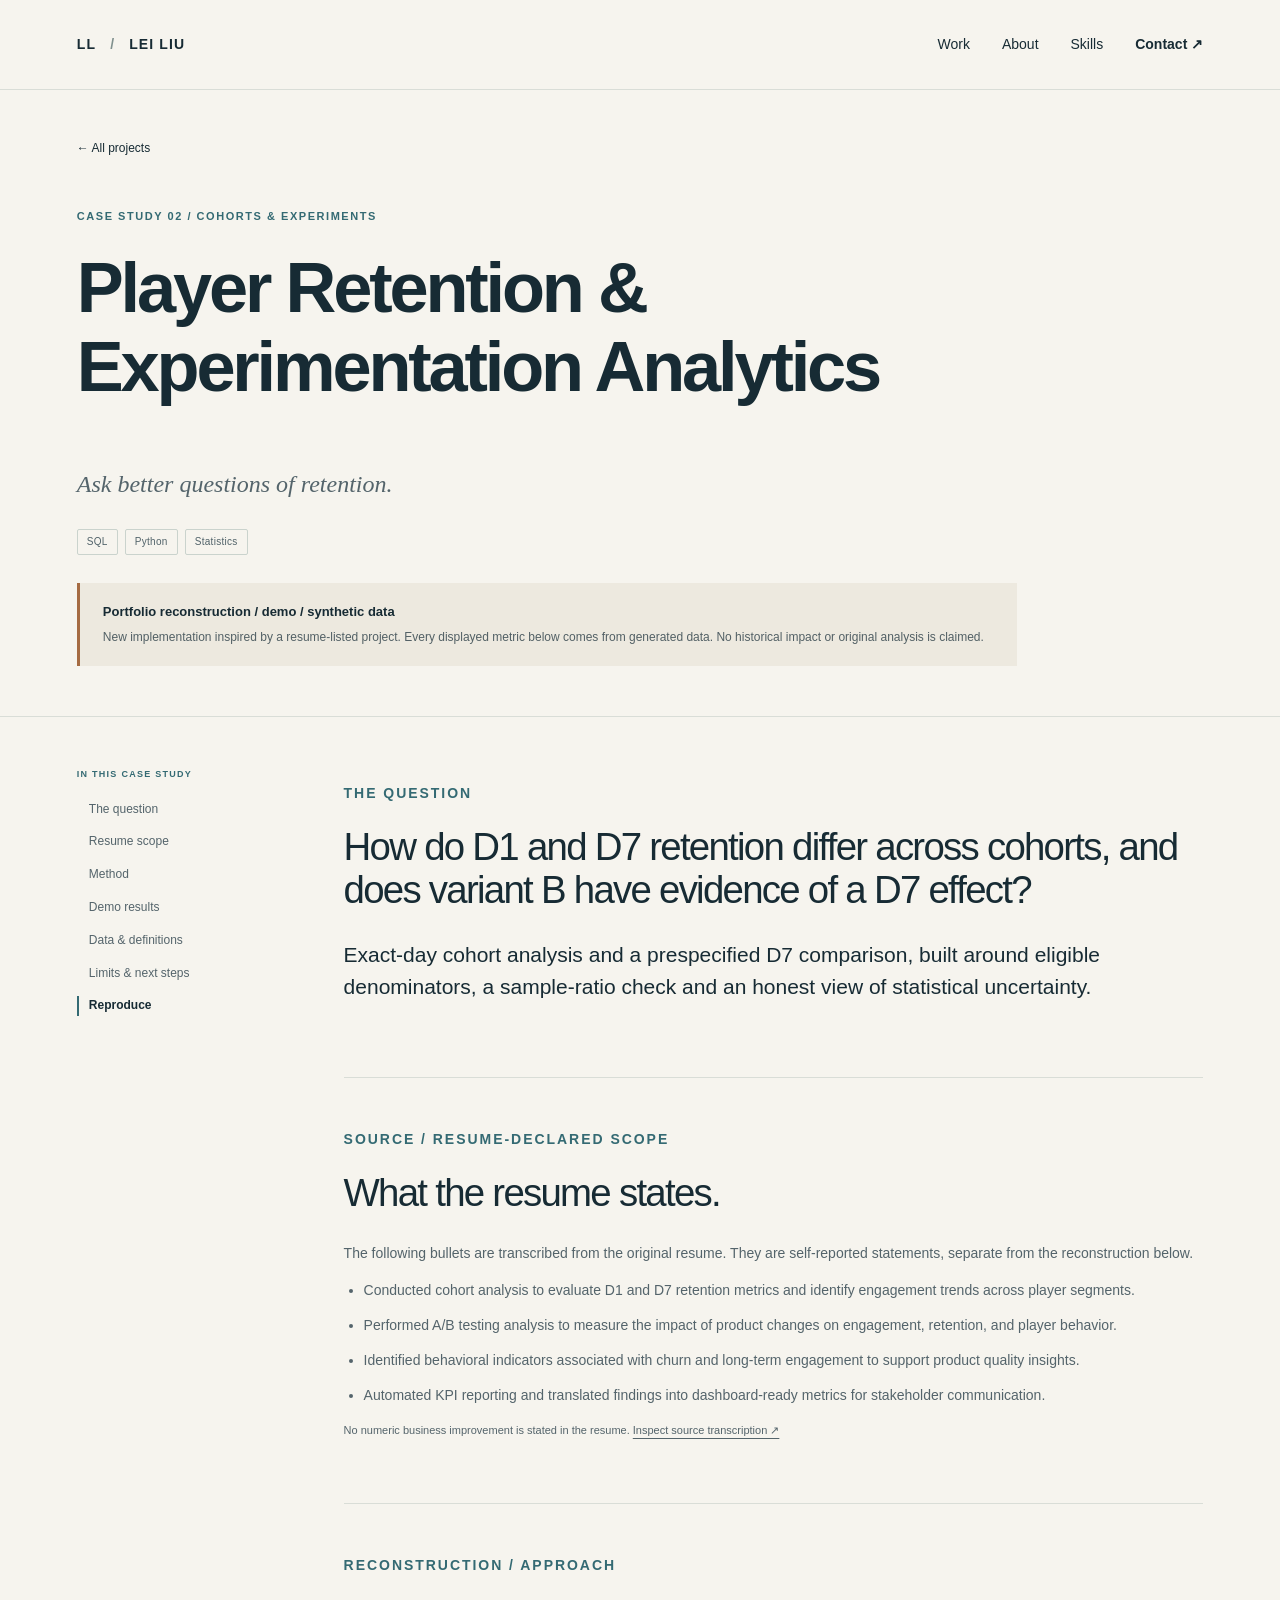
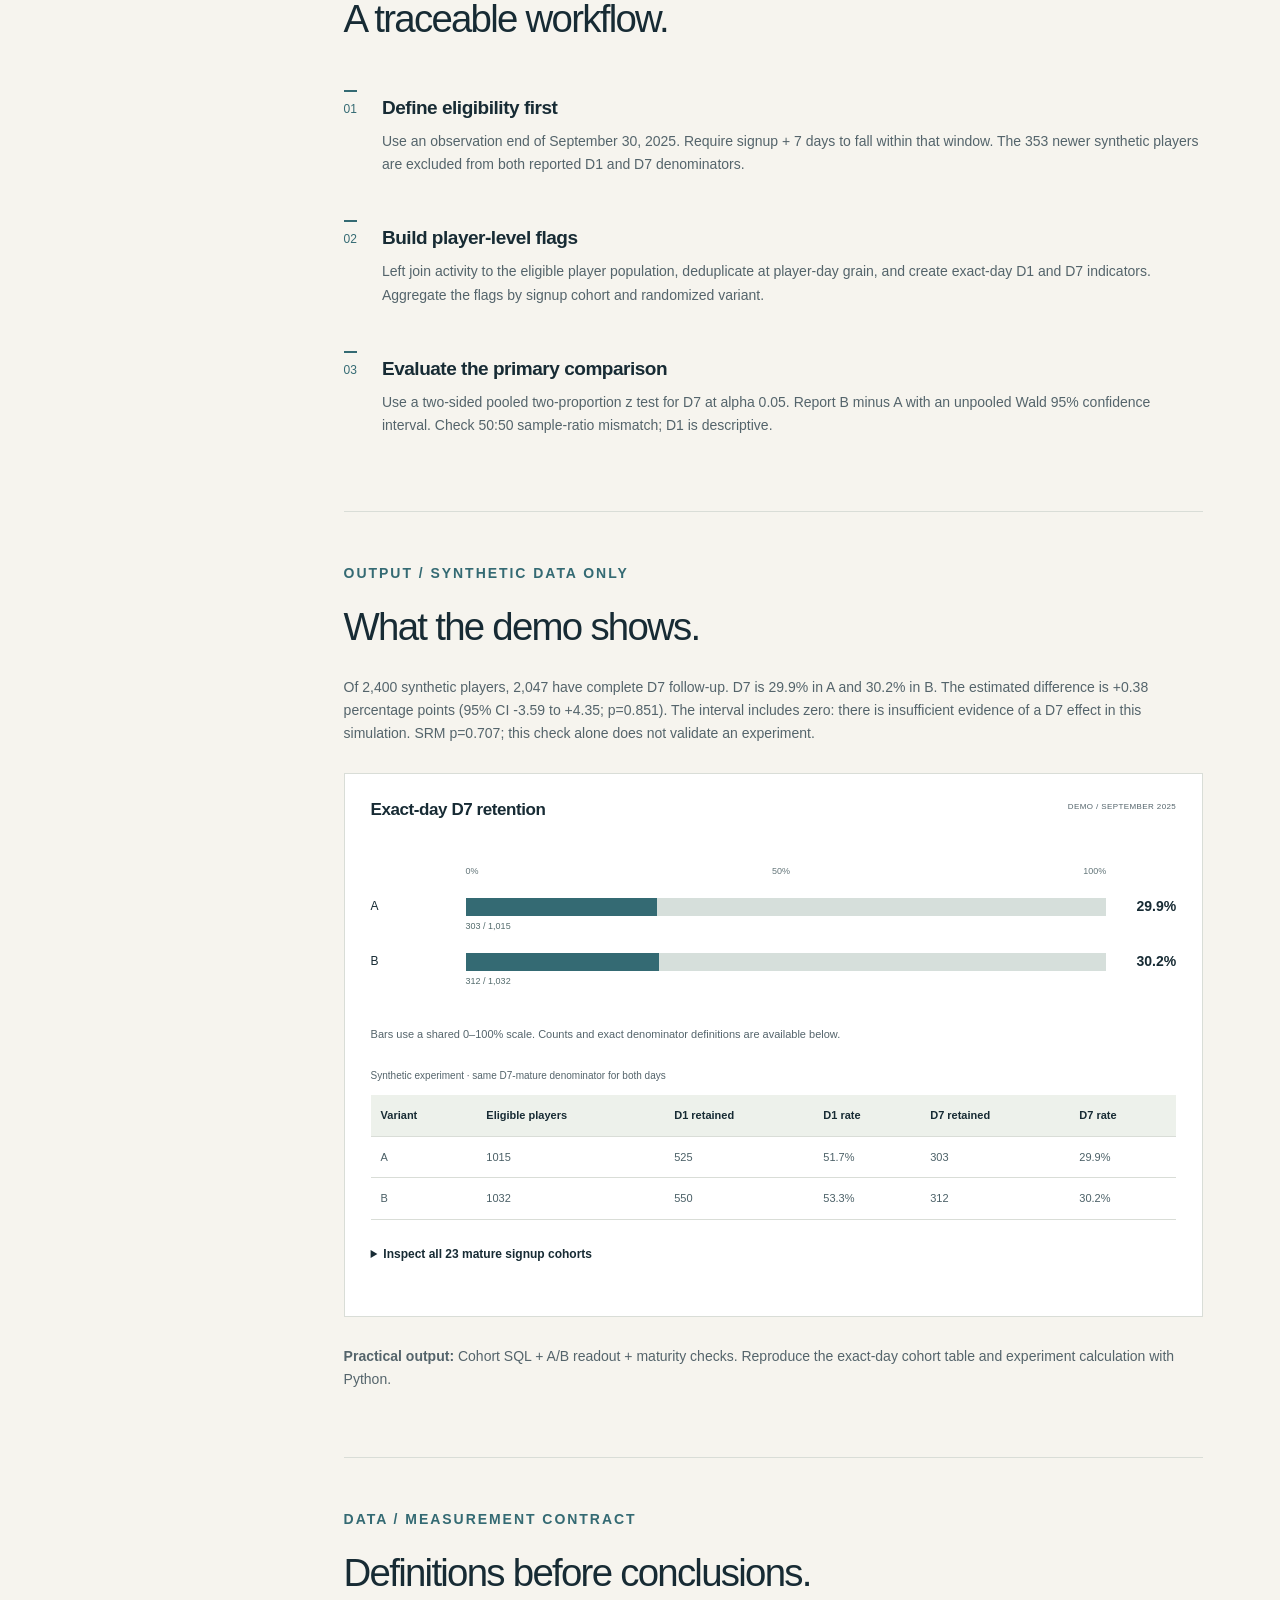
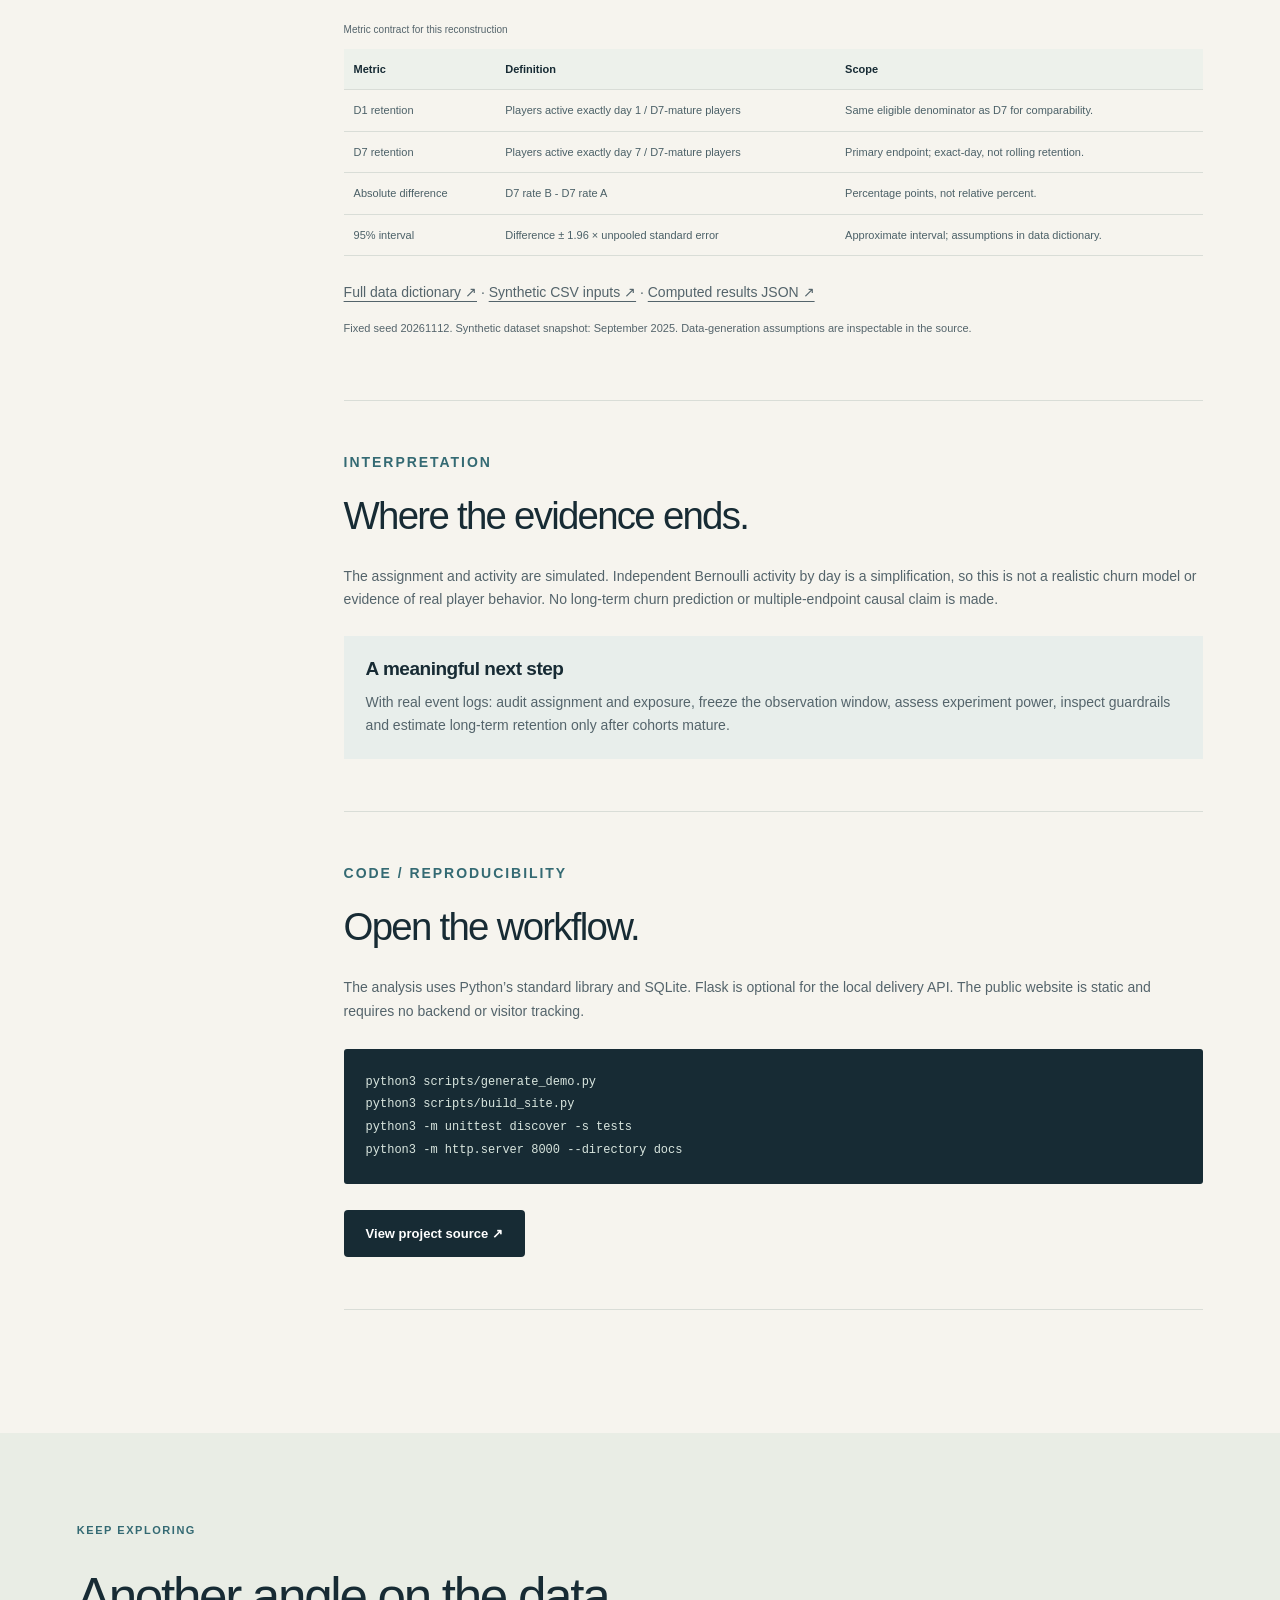
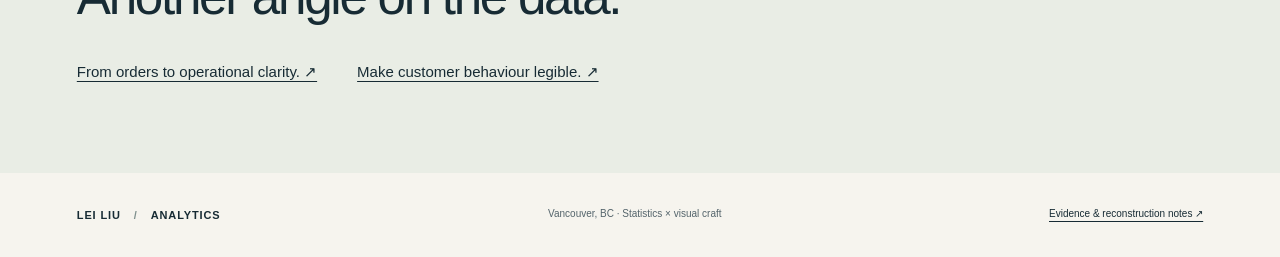
<file: docs/projects/retention.html>
<!doctype html>
<html lang="en"><head><meta charset="utf-8"><meta name="viewport" content="width=device-width, initial-scale=1"><meta name="description" content="Exact-day cohort analysis and a prespecified D7 comparison, built around eligible denominators, a sample-ratio check and an honest view of statistical uncertainty."><meta name="theme-color" content="#172b34"><meta property="og:title" content="Player Retention &amp; Experimentation Analytics | Lei Liu"><meta property="og:description" content="Exact-day cohort analysis and a prespecified D7 comparison, built around eligible denominators, a sample-ratio check and an honest view of statistical uncertainty."><title>Player Retention &amp; Experimentation Analytics | Lei Liu</title><link rel="icon" type="image/svg+xml" href="../assets/favicon.svg"><link rel="stylesheet" href="../assets/style.css"><script src="../assets/site.js" defer></script></head>
<body><a class="skip" href="#main">Skip to content</a><header class="site-header"><a class="wordmark" href="../index.html" aria-label="Lei Liu home">LL<span> / </span>LEI LIU</a><nav aria-label="Main navigation"><a href="../index.html#work">Work</a><a href="../index.html#about">About</a><a href="../index.html#skills">Skills</a><a href="../index.html#contact">Contact <span aria-hidden="true">↗</span></a></nav></header>
<main id="main"><section class="case-hero section"><a class="back-link" href="../index.html#work">← All projects</a><p class="eyebrow">CASE STUDY 02 / COHORTS & EXPERIMENTS</p><h1>Player Retention &amp; Experimentation Analytics</h1><p class="case-tagline">Ask better questions of retention.</p><ul class="tags"><li>SQL</li><li>Python</li><li>Statistics</li></ul><aside class="disclosure"><strong>Portfolio reconstruction / demo / synthetic data</strong><p>New implementation inspired by a resume-listed project. Every displayed metric below comes from generated data. No historical impact or original analysis is claimed.</p></aside></section>
<div class="case-layout section"><aside class="case-nav"><p class="eyebrow">IN THIS CASE STUDY</p><a href="#question">The question</a><a href="#scope">Resume scope</a><a href="#method">Method</a><a href="#results">Demo results</a><a href="#metrics">Data & definitions</a><a href="#limits">Limits & next steps</a><a href="#reproduce">Reproduce</a></aside><div class="case-content">
<section id="question"><p class="eyebrow">THE QUESTION</p><h2>How do D1 and D7 retention differ across cohorts, and does variant B have evidence of a D7 effect?</h2><p class="large-copy">Exact-day cohort analysis and a prespecified D7 comparison, built around eligible denominators, a sample-ratio check and an honest view of statistical uncertainty.</p></section>
<section id="scope"><p class="eyebrow">SOURCE / RESUME-DECLARED SCOPE</p><h2>What the resume states.</h2><p>The following bullets are transcribed from the original resume. They are self-reported statements, separate from the reconstruction below.</p><ul class="resume-claims"><li>Conducted cohort analysis to evaluate D1 and D7 retention metrics and identify engagement trends across player segments.</li><li>Performed A/B testing analysis to measure the impact of product changes on engagement, retention, and player behavior.</li><li>Identified behavioral indicators associated with churn and long-term engagement to support product quality insights.</li><li>Automated KPI reporting and translated findings into dashboard-ready metrics for stakeholder communication.</li></ul><p class="small-copy">No numeric business improvement is stated in the resume. <a href="https://github.com/lla86/lei-analytics-portfolio/blob/main/provenance/resume_claims.json">Inspect source transcription ↗</a></p></section>
<section id="method"><p class="eyebrow">RECONSTRUCTION / APPROACH</p><h2>A traceable workflow.</h2><div class="method-steps"><article><span class="step-number">01</span><div><h3>Define eligibility first</h3><p>Use an observation end of September 30, 2025. Require signup + 7 days to fall within that window. The 353 newer synthetic players are excluded from both reported D1 and D7 denominators.</p></div></article><article><span class="step-number">02</span><div><h3>Build player-level flags</h3><p>Left join activity to the eligible player population, deduplicate at player-day grain, and create exact-day D1 and D7 indicators. Aggregate the flags by signup cohort and randomized variant.</p></div></article><article><span class="step-number">03</span><div><h3>Evaluate the primary comparison</h3><p>Use a two-sided pooled two-proportion z test for D7 at alpha 0.05. Report B minus A with an unpooled Wald 95% confidence interval. Check 50:50 sample-ratio mismatch; D1 is descriptive.</p></div></article></div></section>
<section id="results"><p class="eyebrow">OUTPUT / SYNTHETIC DATA ONLY</p><h2>What the demo shows.</h2><p>Of 2,400 synthetic players, 2,047 have complete D7 follow-up. D7 is 29.9% in A and 30.2% in B. The estimated difference is +0.38 percentage points (95% CI -3.59 to +4.35; p=0.851). The interval includes zero: there is insufficient evidence of a D7 effect in this simulation. SRM p=0.707; this check alone does not validate an experiment.</p><div class="evidence-panel"><div class="evidence-heading"><h3>Exact-day D7 retention</h3><span>DEMO / SEPTEMBER 2025</span></div><div class="bar-chart" role="img" aria-label="Synthetic exact-day D7 retention by variant. Exact values and denominators follow."><div class="chart-scale"><span>0%</span><span>50%</span><span>100%</span></div><div class="bar-row"><span>A</span><div class="bar-track"><div class="bar-fill" style="width:29.8522%"></div></div><strong>29.9%</strong><small>303 / 1,015</small></div><div class="bar-row"><span>B</span><div class="bar-track"><div class="bar-fill" style="width:30.2326%"></div></div><strong>30.2%</strong><small>312 / 1,032</small></div></div><p class="small-copy">Bars use a shared 0–100% scale. Counts and exact denominator definitions are available below.</p><div class="table-wrap"><table><caption>Synthetic experiment · same D7-mature denominator for both days</caption><thead><tr><th scope="col">Variant</th><th scope="col">Eligible players</th><th scope="col">D1 retained</th><th scope="col">D1 rate</th><th scope="col">D7 retained</th><th scope="col">D7 rate</th></tr></thead><tbody><tr><td>A</td><td>1015</td><td>525</td><td>51.7%</td><td>303</td><td>29.9%</td></tr><tr><td>B</td><td>1032</td><td>550</td><td>53.3%</td><td>312</td><td>30.2%</td></tr></tbody></table></div><details><summary>Inspect all 23 mature signup cohorts</summary><div class="table-wrap"><table><caption>Synthetic cohort rates · variants pooled using player counts</caption><thead><tr><th scope="col">Signup date</th><th scope="col">Eligible players</th><th scope="col">D1 rate</th><th scope="col">D7 rate</th></tr></thead><tbody><tr><td>2025-09-01</td><td>89</td><td>55.1%</td><td>30.3%</td></tr><tr><td>2025-09-02</td><td>89</td><td>55.1%</td><td>31.5%</td></tr><tr><td>2025-09-03</td><td>89</td><td>41.6%</td><td>36.0%</td></tr><tr><td>2025-09-04</td><td>89</td><td>49.4%</td><td>25.8%</td></tr><tr><td>2025-09-05</td><td>89</td><td>49.4%</td><td>31.5%</td></tr><tr><td>2025-09-06</td><td>89</td><td>58.4%</td><td>29.2%</td></tr><tr><td>2025-09-07</td><td>89</td><td>60.7%</td><td>28.1%</td></tr><tr><td>2025-09-08</td><td>89</td><td>52.8%</td><td>39.3%</td></tr><tr><td>2025-09-09</td><td>89</td><td>51.7%</td><td>28.1%</td></tr><tr><td>2025-09-10</td><td>89</td><td>51.7%</td><td>31.5%</td></tr><tr><td>2025-09-11</td><td>89</td><td>47.2%</td><td>29.2%</td></tr><tr><td>2025-09-12</td><td>89</td><td>51.7%</td><td>28.1%</td></tr><tr><td>2025-09-13</td><td>89</td><td>56.2%</td><td>36.0%</td></tr><tr><td>2025-09-14</td><td>89</td><td>50.6%</td><td>28.1%</td></tr><tr><td>2025-09-15</td><td>89</td><td>52.8%</td><td>31.5%</td></tr><tr><td>2025-09-16</td><td>89</td><td>59.6%</td><td>29.2%</td></tr><tr><td>2025-09-17</td><td>89</td><td>50.6%</td><td>23.6%</td></tr><tr><td>2025-09-18</td><td>89</td><td>47.2%</td><td>25.8%</td></tr><tr><td>2025-09-19</td><td>89</td><td>52.8%</td><td>28.1%</td></tr><tr><td>2025-09-20</td><td>89</td><td>56.2%</td><td>30.3%</td></tr><tr><td>2025-09-21</td><td>89</td><td>46.1%</td><td>27.0%</td></tr><tr><td>2025-09-22</td><td>89</td><td>50.6%</td><td>32.6%</td></tr><tr><td>2025-09-23</td><td>89</td><td>60.7%</td><td>30.3%</td></tr></tbody></table></div></details></div><p><strong>Practical output:</strong> Cohort SQL + A/B readout + maturity checks. Reproduce the exact-day cohort table and experiment calculation with Python.</p></section>
<section id="metrics"><p class="eyebrow">DATA / MEASUREMENT CONTRACT</p><h2>Definitions before conclusions.</h2><div class="table-wrap"><table><caption>Metric contract for this reconstruction</caption><thead><tr><th scope="col">Metric</th><th scope="col">Definition</th><th scope="col">Scope</th></tr></thead><tbody><tr><td>D1 retention</td><td>Players active exactly day 1 / D7-mature players</td><td>Same eligible denominator as D7 for comparability.</td></tr><tr><td>D7 retention</td><td>Players active exactly day 7 / D7-mature players</td><td>Primary endpoint; exact-day, not rolling retention.</td></tr><tr><td>Absolute difference</td><td>D7 rate B - D7 rate A</td><td>Percentage points, not relative percent.</td></tr><tr><td>95% interval</td><td>Difference ± 1.96 × unpooled standard error</td><td>Approximate interval; assumptions in data dictionary.</td></tr></tbody></table></div><p><a href="https://github.com/lla86/lei-analytics-portfolio/blob/main/data/README.md">Full data dictionary ↗</a> · <a href="https://github.com/lla86/lei-analytics-portfolio/tree/main/data/synthetic">Synthetic CSV inputs ↗</a> · <a href="../assets/results.json">Computed results JSON ↗</a></p><p class="small-copy">Fixed seed 20261112. Synthetic dataset snapshot: September 2025. Data-generation assumptions are inspectable in the source.</p></section>
<section id="limits"><p class="eyebrow">INTERPRETATION</p><h2>Where the evidence ends.</h2><p>The assignment and activity are simulated. Independent Bernoulli activity by day is a simplification, so this is not a realistic churn model or evidence of real player behavior. No long-term churn prediction or multiple-endpoint causal claim is made.</p><div class="next-step"><h3>A meaningful next step</h3><p>With real event logs: audit assignment and exposure, freeze the observation window, assess experiment power, inspect guardrails and estimate long-term retention only after cohorts mature.</p></div></section>
<section id="reproduce"><p class="eyebrow">CODE / REPRODUCIBILITY</p><h2>Open the workflow.</h2><p>The analysis uses Python’s standard library and SQLite. Flask is optional for the local delivery API. The public website is static and requires no backend or visitor tracking.</p><pre><code>python3 scripts/generate_demo.py
python3 scripts/build_site.py
python3 -m unittest discover -s tests
python3 -m http.server 8000 --directory docs</code></pre><a class="button dark-button" href="https://github.com/lla86/lei-analytics-portfolio/tree/main/projects/retention">View project source ↗</a> </section>
</div></div><section class="case-end section"><p class="eyebrow">KEEP EXPLORING</p><h2>Another angle on the data.</h2><div class="next-projects"><a href="delivery.html">From orders to operational clarity. ↗</a><a href="campaign.html">Make customer behaviour legible. ↗</a></div></section></main><footer><a class="wordmark" href="../index.html">LEI LIU<span> / </span>ANALYTICS</a><p>Vancouver, BC · Statistics × visual craft</p><a href="https://github.com/lla86/lei-analytics-portfolio/blob/main/provenance/README.md">Evidence & reconstruction notes ↗</a></footer></body></html>
</file>
<file: docs/assets/style.css>
:root{--ink:#172b34;--muted:#54646b;--paper:#f6f4ee;--white:#fff;--line:#d9ddd7;--accent:#e6a881;--teal:#346a73;--soft:#e8eeeb;--radius:4px}
*{box-sizing:border-box}html{scroll-behavior:smooth;scroll-padding-top:100px}body{margin:0;background:var(--paper);color:var(--ink);font-family:Inter,"Helvetica Neue",Arial,sans-serif;line-height:1.65;-webkit-font-smoothing:antialiased}a{color:inherit;text-underline-offset:4px}a:hover{color:#94502c}a:focus-visible,summary:focus-visible{outline:3px solid #b56838;outline-offset:5px}h1,h2,h3,p{margin-top:0}h1,h2,h3{line-height:1.12;letter-spacing:-.045em}h1{font-size:clamp(2.7rem,5.6vw,5.2rem);font-weight:550}h2{font-size:clamp(2.2rem,4vw,3.6rem);font-weight:500}h3{font-size:1.45rem;letter-spacing:-.025em}p{color:var(--muted)}.section{padding:88px max(6vw,24px)}.site-header{height:90px;display:flex;align-items:center;justify-content:space-between;padding:0 6vw;border-bottom:1px solid var(--line);background:var(--paper)}.wordmark{font-size:14px;font-weight:750;letter-spacing:.08em;text-decoration:none}.wordmark span{color:#80918e;margin:0 9px}nav{display:flex;gap:32px;font-size:14px}nav a{text-decoration:none}nav a:last-child{font-weight:650}.skip{position:fixed;left:20px;top:-80px;background:var(--white);padding:12px;z-index:10}.skip:focus{top:12px}.eyebrow{font-size:11px;letter-spacing:.14em;font-weight:700;color:var(--teal);margin-bottom:28px}.eyebrow.light{color:#c1cecd}.hero{display:grid;grid-template-columns:1.28fr 1fr;gap:7vw;padding:75px 6vw 60px;background:var(--ink);color:var(--paper);min-height:650px;align-items:center}.hero h1{margin-bottom:28px}.hero em{font-family:Georgia,serif;font-weight:400;color:var(--accent)}.hero-intro{max-width:510px;font-size:18px;line-height:1.65;color:#c8d1d1}.hero-actions{display:flex;flex-wrap:wrap;gap:14px;margin:30px 0}.button{display:inline-flex;align-items:center;justify-content:center;gap:25px;padding:13px 21px;border:1px solid transparent;font-size:13px;font-weight:650;text-decoration:none;border-radius:var(--radius);line-height:1.5}.button.primary{background:var(--accent);color:var(--ink)}.button.primary:hover{background:#f2bd9c}.button.outline{border-color:#64747b;color:var(--paper)}.button.outline:hover{background:#28424c}.button.dark-button{background:var(--ink);color:var(--white)}.hero-meta{font-size:10px;color:#b3c3c5;letter-spacing:.09em;margin:36px 0 0}.hero-meta span{margin:0 10px;color:var(--accent)}.hero-art{position:relative;border:1px solid #536970;padding:22px 22px 30px;transform:rotate(-3deg);box-shadow:16px 16px 0 #213c45;max-width:475px}.hero-art svg{width:100%;display:block;margin:28px 0 18px}.art-top,.art-bottom{display:flex;justify-content:space-between;gap:10px;color:#afc0c0;font-size:8px;letter-spacing:.08em}.art-top{border-bottom:1px solid #536970;padding-bottom:15px}.art-bottom{font-size:8px}.art-note{position:absolute;bottom:-32px;right:0;color:#a2b1b1;font-size:9px}.intro-strip{padding:28px 6vw;display:grid;grid-template-columns:repeat(3,1fr);border-bottom:1px solid var(--line)}.intro-strip p{margin:0;border-right:1px solid var(--line);padding-left:30px}.intro-strip p:first-child{padding-left:0}.intro-strip p:last-child{border:0}.intro-strip strong{display:block;font-size:14px;color:var(--ink)}.intro-strip span{font-size:12px}.section-head{display:flex;justify-content:space-between;gap:50px;align-items:flex-end;margin-bottom:38px}.section-head h2{margin-bottom:0}.section-head>p{max-width:340px;font-size:15px;margin-bottom:4px}.disclosure{border-left:3px solid #a56b42;background:#ede9df;padding:18px 23px;margin:28px 0 38px;font-size:12px}.disclosure strong{font-size:13px}.disclosure p{margin:5px 0 0;color:#526065}.disclosure a{white-space:normal}.project-card{display:grid;grid-template-columns:1.1fr 1fr;gap:60px;padding:45px 0;border-bottom:1px solid var(--line);align-items:center}.project-card .eyebrow{margin-bottom:16px}.project-card h3{font-size:27px;max-width:470px;margin-bottom:18px}.project-card h3 a{text-decoration:none}.project-card-copy>p:not(.eyebrow){font-size:14px;max-width:500px}.tags{list-style:none;display:flex;flex-wrap:wrap;gap:7px;padding:0;margin:20px 0}.tags li{font-size:10px;letter-spacing:.03em;border:1px solid #cad3cd;border-radius:2px;padding:4px 9px;color:#506269}.text-link{display:inline-block;font-size:13px;font-weight:650;text-decoration:none;margin:6px 0}.text-link span{margin-left:18px}.project-preview{padding:28px;background:var(--soft);border:1px solid #d7e0db;min-height:220px;display:flex;flex-direction:column;justify-content:center}.chart-kicker{font-size:8px;letter-spacing:.1em;margin-bottom:20px;color:#4a6669}.bar-chart{width:100%;font-size:11px}.chart-scale{display:flex;justify-content:space-between;padding-left:82px;padding-right:82px;font-size:9px;color:#64767a;margin-bottom:14px}.bar-row{display:grid;grid-template-columns:73px 1fr 48px;gap:10px;align-items:center;margin:16px 0}.bar-row>span{font-size:11px}.bar-track{height:12px;background:#d6dfdb;position:relative}.bar-fill{height:100%;background:var(--teal);min-width:1px}.bar-row strong{font-size:12px;font-variant-numeric:tabular-nums;text-align:right}.bar-row small{grid-column:2/4;font-size:9px;color:#536b6c;margin-top:-9px}.about{display:grid;grid-template-columns:1fr 1.2fr;gap:80px;background:#eceee7;border-block:1px solid var(--line)}.about-copy>p{font-size:15px}.large-copy{font-size:21px!important;line-height:1.55;color:var(--ink)}.timeline{display:grid;gap:25px;margin-top:36px;padding-top:25px;border-top:1px solid #cbd4cc}.timeline span{color:var(--teal);font-size:11px;display:block;margin-bottom:6px}.timeline strong{display:block;font-size:14px}.timeline small{color:var(--muted);font-size:12px}.skill-grid{display:grid;grid-template-columns:repeat(3,1fr);gap:42px;margin-top:55px}.skill-grid>div{border-top:1px solid #b7c6bc;padding-top:20px}.skill-grid span{font-size:11px;color:var(--teal)}.skill-grid h3{font-size:19px;margin:22px 0 14px}.skill-grid p{font-size:14px}.contact{background:var(--ink);color:var(--paper);position:relative}.contact h2{font-size:clamp(2.7rem,5vw,4.5rem)}.contact>p:not(.eyebrow){color:#c3d0d0}.contact-address{font-size:13px}.contact .hero-actions{margin-bottom:20px}footer{display:flex;align-items:center;justify-content:space-between;gap:20px;padding:33px 6vw}footer p,footer>a:last-child{font-size:10px;margin:0}footer .wordmark{font-size:11px}.case-hero{padding-top:44px;padding-bottom:50px;border-bottom:1px solid var(--line)}.back-link{display:inline-block;font-size:12px;text-decoration:none;margin-bottom:48px}.case-hero h1{max-width:930px;font-size:clamp(2.8rem,5.5vw,4.8rem)}.case-hero .eyebrow{margin-bottom:24px}.case-tagline{font-family:Georgia,serif;font-size:24px;font-style:italic}.case-hero .disclosure{margin-bottom:0;max-width:940px}.case-layout{display:grid;grid-template-columns:190px minmax(0,1fr);gap:6vw;padding-top:50px}.case-nav{position:sticky;top:30px;align-self:start;display:flex;flex-direction:column;gap:13px}.case-nav .eyebrow{font-size:9px;margin-bottom:5px}.case-nav a{font-size:12px;text-decoration:none;color:var(--muted);border-left:2px solid transparent;padding-left:10px}.case-nav a[aria-current]{border-color:var(--teal);color:var(--ink);font-weight:700}.case-content>section{padding:15px 0 52px;margin-bottom:35px;border-bottom:1px solid var(--line)}.case-content h2{font-size:clamp(1.9rem,3vw,2.7rem);margin-bottom:28px}.case-content h3{font-size:19px}.case-content .eyebrow{margin-bottom:20px}.case-content p,.resume-claims{font-size:14px}.resume-claims{padding-left:20px;color:var(--muted)}.resume-claims li{margin:12px 0}.small-copy{font-size:11px!important;color:var(--muted)}.method-steps article{display:flex;gap:25px;padding:22px 0}.step-number{font-size:12px;color:var(--teal);border-top:2px solid var(--teal);padding-top:8px}.method-steps h3{margin:7px 0 12px}.method-steps p{margin:0}.evidence-panel{background:#fff;padding:26px;border:1px solid var(--line);margin:28px 0}.evidence-heading{display:flex;justify-content:space-between;gap:14px;margin-bottom:25px;align-items:start}.evidence-heading h3{font-size:17px;margin:0}.evidence-heading span{font-size:8px;letter-spacing:.05em;color:var(--muted)}.evidence-panel .bar-chart{padding:20px 0}.evidence-panel .bar-row{grid-template-columns:85px 1fr 60px}.evidence-panel .bar-row>span{font-size:12px}.evidence-panel .bar-row strong{font-size:14px}.evidence-panel .chart-scale{padding-left:95px;padding-right:70px}.evidence-panel .bar-track{height:18px}.table-wrap{overflow-x:auto;max-width:100%;margin:25px 0}table{border-collapse:collapse;width:100%;font-size:11px;text-align:left;line-height:1.5}caption{text-align:left;font-size:10px;color:var(--muted);padding-bottom:12px}th{font-weight:650;color:var(--ink);background:#edf1eb}td,th{padding:12px 10px;border-bottom:1px solid var(--line);vertical-align:top}td{color:#4b6067;font-variant-numeric:tabular-nums}details{font-size:12px;margin:25px 0}summary{cursor:pointer;font-weight:650}.next-step{padding:22px;background:var(--soft);margin-top:25px}.next-step p{margin:0}.next-step h3{margin-bottom:12px}pre{padding:22px;background:var(--ink);color:#d9e6df;overflow:auto;font-size:12px;border-radius:3px;margin:26px 0;line-height:1.9}.case-end{background:#e9ede5}.next-projects{display:flex;gap:40px}.next-projects a{font-size:15px}.case-end h2{margin-bottom:35px}
@media(min-width:1600px){.hero,.section,.site-header,.intro-strip,footer{padding-left:max(6vw,calc((100vw - 1400px)/2));padding-right:max(6vw,calc((100vw - 1400px)/2))}.hero{gap:100px}}
@media(max-width:950px){.hero{grid-template-columns:1.3fr 1fr;gap:35px;min-height:580px}.hero-art{padding:15px}.hero-intro{font-size:16px}.project-card{gap:30px}.project-preview{padding:20px}.project-card h3{font-size:24px}.about{gap:40px}.case-layout{grid-template-columns:145px minmax(0,1fr);gap:30px}.evidence-panel{padding:20px}.case-nav a{font-size:11px}.next-projects{flex-direction:column;gap:15px}footer{flex-wrap:wrap}}
@media(max-width:700px){.site-header{height:76px;padding-inline:24px}.wordmark{font-size:11px}.wordmark span{margin:0 5px}nav{gap:16px;font-size:11px}nav a:nth-child(3){display:none}.hero{grid-template-columns:1fr;padding:55px 24px 65px;gap:50px}.hero h1{font-size:48px}.hero-intro{max-width:440px}.hero-art{max-width:330px;width:85%;justify-self:center;margin-bottom:24px}.hero-art svg{margin-block:15px}.hero-meta{font-size:9px}.intro-strip{padding:23px 24px;grid-template-columns:1fr;gap:16px}.intro-strip p{border:0;padding:0;display:flex;justify-content:space-between;gap:15px}.intro-strip strong{font-size:12px}.intro-strip span{font-size:11px}.section{padding:60px 24px}.section-head{display:block}.section-head>p{margin-top:24px;max-width:100%}.project-card{grid-template-columns:1fr;gap:25px;padding:35px 0}.project-card h3{font-size:25px}.project-card-copy>p:not(.eyebrow){font-size:14px}.project-preview{min-height:210px}.about{grid-template-columns:1fr;gap:15px}.large-copy{font-size:20px!important}.skill-grid{grid-template-columns:1fr;gap:25px;margin-top:35px}.skill-grid h3{margin-top:16px}.skill-grid p{max-width:450px}.contact h2{font-size:43px}footer{display:block;padding:28px 24px}footer p{margin:14px 0}.case-hero{padding-top:30px}.case-hero h1{font-size:42px;overflow-wrap:break-word}.back-link{margin-bottom:36px}.case-tagline{font-size:21px}.case-layout{display:block;padding-top:25px}.case-nav{position:static;display:flex;flex-direction:row;flex-wrap:wrap;gap:8px 16px;padding-bottom:25px;margin-bottom:28px;border-bottom:1px solid var(--line)}.case-nav .eyebrow{width:100%;margin-bottom:10px}.case-nav a{padding:0;border:0}.case-content>section{padding-bottom:30px;margin-bottom:30px}.case-content h2{font-size:30px}.evidence-panel{padding:16px;margin-inline:-5px}.evidence-heading{display:block}.evidence-heading span{display:block;margin-top:10px}.bar-row{grid-template-columns:67px 1fr 48px;gap:7px}.evidence-panel .bar-row{grid-template-columns:72px 1fr 48px}.evidence-panel .chart-scale{padding-left:79px;padding-right:55px}.evidence-panel .bar-row>span{font-size:10px}.evidence-panel .bar-row strong{font-size:12px}.method-steps article{gap:17px}td,th{padding:10px 8px}pre{font-size:10px;padding:16px}.disclosure{padding:15px 18px}.button{font-size:12px;padding:12px 18px}}
@media(prefers-reduced-motion:reduce){html{scroll-behavior:auto}}
@media print{.site-header,.case-nav,.hero-actions,.hero-art,footer,.case-end{display:none}.section{padding:25px 0}.hero{display:block;background:white;color:#172b34;padding:20px}.hero-intro,.hero-meta{color:#172b34}.case-layout{display:block}.case-content>section{break-inside:avoid}.evidence-panel{break-inside:avoid}.contact{background:white;color:#172b34}}
</file>
